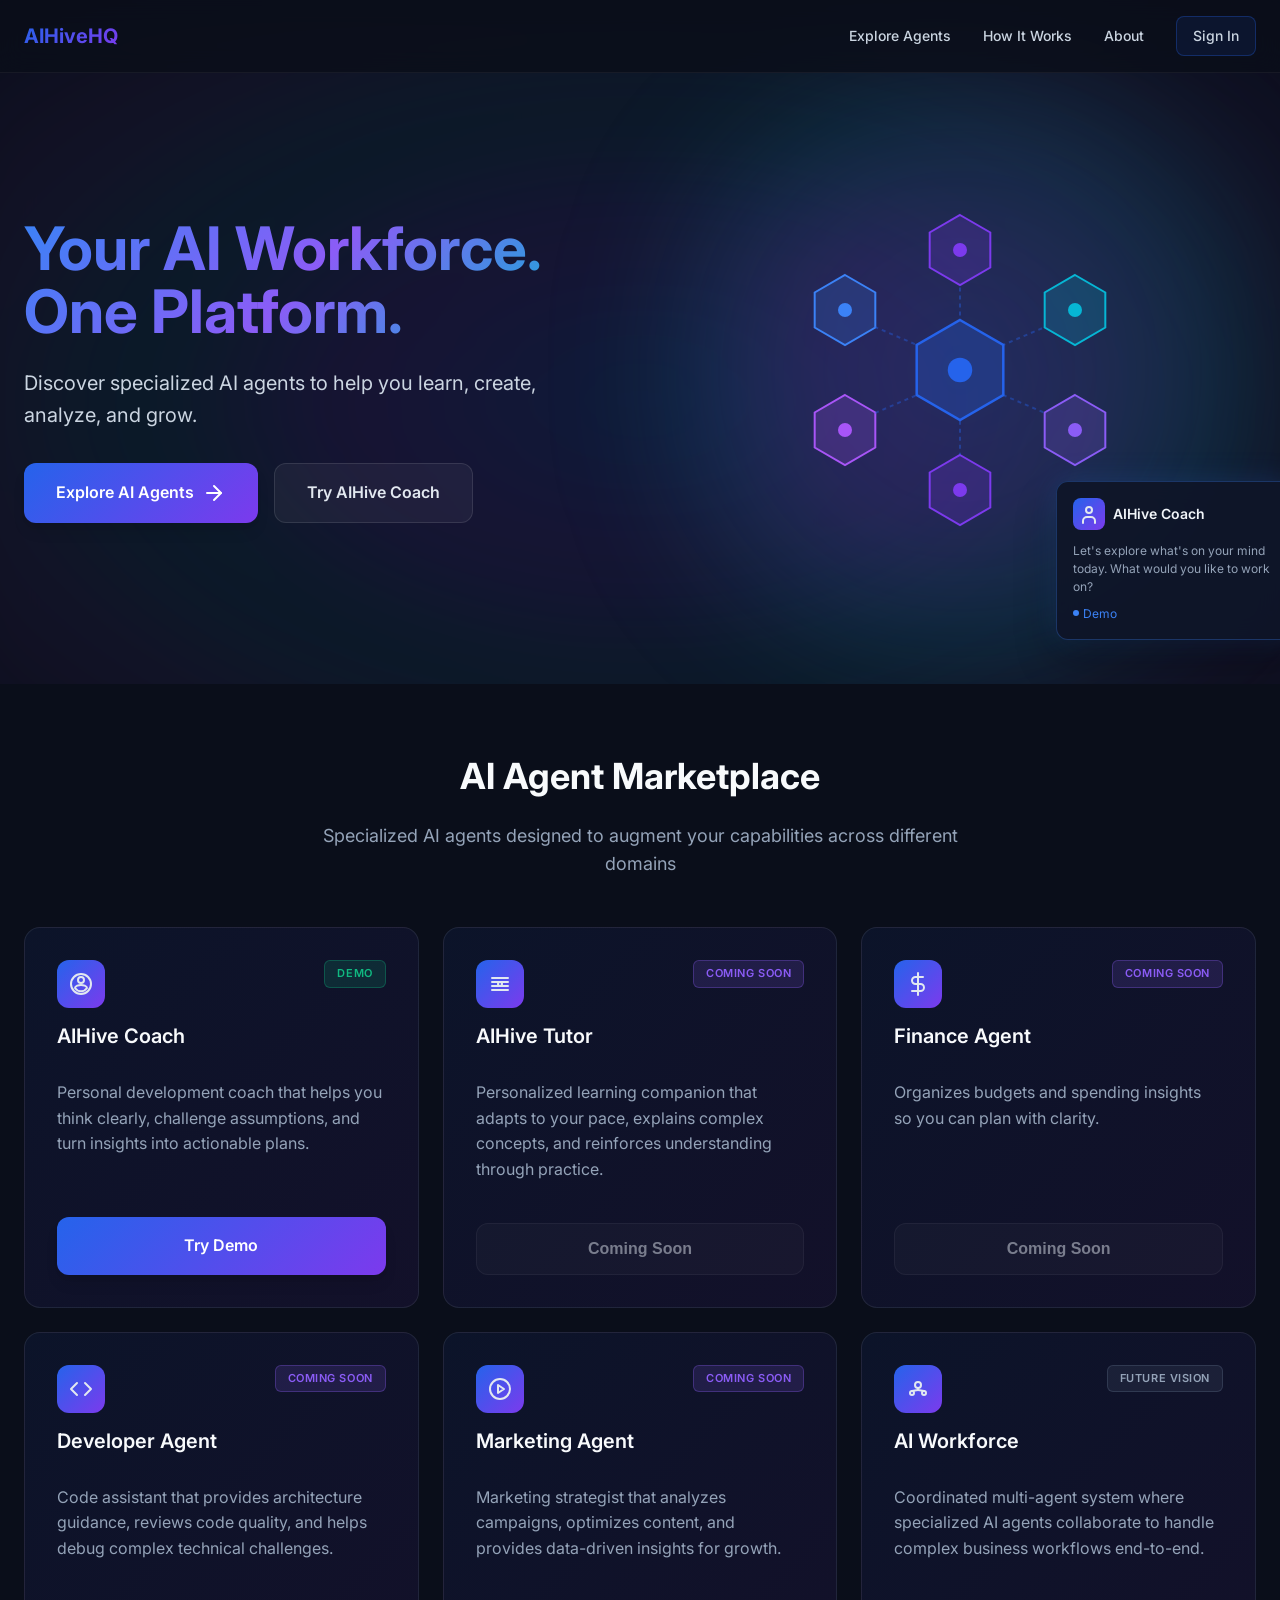
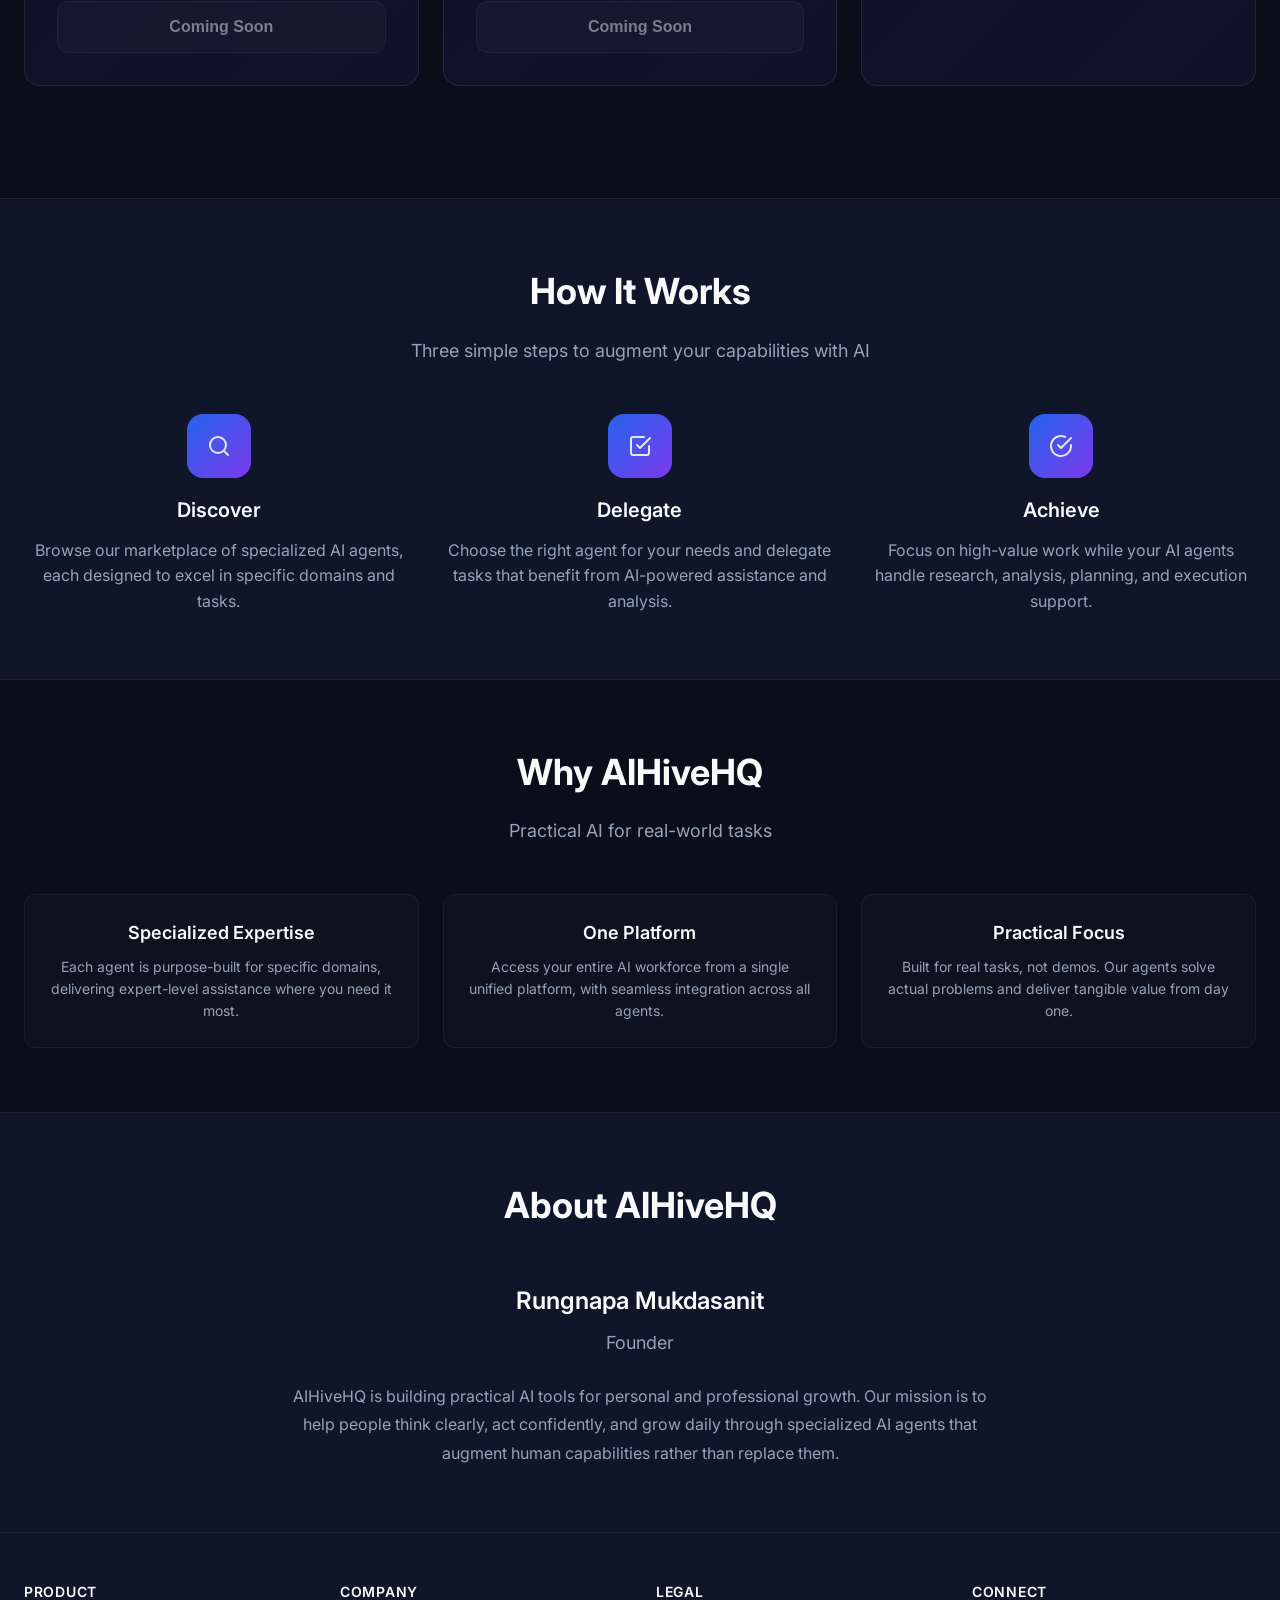
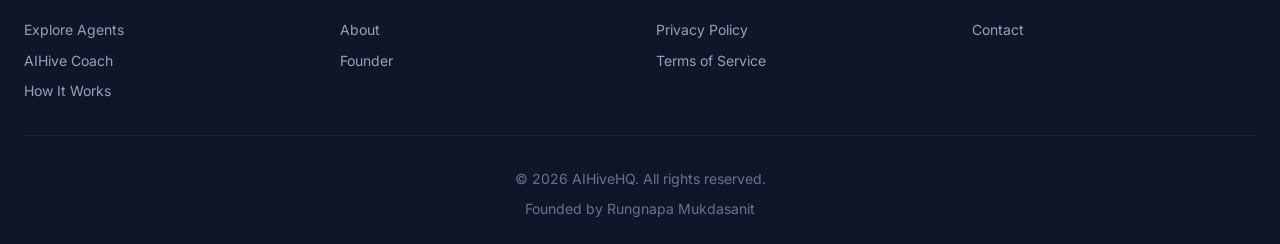
<file: design-proposal/index.html>
<!DOCTYPE html>
<html lang="en">
<head>
    <meta charset="UTF-8">
    <meta name="viewport" content="width=device-width, initial-scale=1.0">
    <title>AIHiveHQ - Your AI Workforce. One Platform.</title>
    <link rel="preconnect" href="https://fonts.googleapis.com">
    <link rel="preconnect" href="https://fonts.gstatic.com" crossorigin>
    <link href="https://fonts.googleapis.com/css2?family=Inter:wght@400;500;600;700&display=swap" rel="stylesheet">
    <style>
        :root {
            /* Color Tokens */
            --navy-950: #0a0e1a;
            --navy-900: #0f1629;
            --navy-800: #1a2238;
            --navy-700: #252f47;
            --charcoal-900: #0d1117;
            --charcoal-800: #161b22;
            --charcoal-700: #1f2937;
            
            --blue-500: #3b82f6;
            --blue-600: #2563eb;
            --violet-500: #8b5cf6;
            --violet-600: #7c3aed;
            
            --slate-50: #f8fafc;
            --slate-100: #f1f5f9;
            --slate-200: #e2e8f0;
            --slate-300: #cbd5e1;
            --slate-400: #94a3b8;
            --slate-500: #64748b;
            --slate-600: #475569;
            --slate-700: #334155;
            
            /* Gradients */
            --gradient-primary: linear-gradient(135deg, #2563eb 0%, #7c3aed 100%);
            --gradient-surface: linear-gradient(135deg, rgba(37, 99, 235, 0.08) 0%, rgba(124, 58, 237, 0.08) 100%);
            --gradient-hover: linear-gradient(135deg, #3b82f6 0%, #8b5cf6 100%);
            
            /* Spacing Scale */
            --space-1: 0.25rem;
            --space-2: 0.5rem;
            --space-3: 0.75rem;
            --space-4: 1rem;
            --space-5: 1.25rem;
            --space-6: 1.5rem;
            --space-8: 2rem;
            --space-10: 2.5rem;
            --space-12: 3rem;
            --space-16: 4rem;
            --space-20: 5rem;
            --space-24: 6rem;
            
            /* Type Scale */
            --text-xs: 0.75rem;
            --text-sm: 0.875rem;
            --text-base: 1rem;
            --text-lg: 1.125rem;
            --text-xl: 1.25rem;
            --text-2xl: 1.5rem;
            --text-3xl: 1.875rem;
            --text-4xl: 2.25rem;
            --text-5xl: 3rem;
            --text-6xl: 3.75rem;
            
            /* Radii */
            --radius-sm: 0.375rem;
            --radius-md: 0.5rem;
            --radius-lg: 0.75rem;
            --radius-xl: 1rem;
            --radius-2xl: 1.5rem;
            
            /* Shadows */
            --shadow-sm: 0 1px 2px 0 rgba(0, 0, 0, 0.05);
            --shadow-md: 0 4px 6px -1px rgba(0, 0, 0, 0.1), 0 2px 4px -1px rgba(0, 0, 0, 0.06);
            --shadow-lg: 0 10px 15px -3px rgba(0, 0, 0, 0.1), 0 4px 6px -2px rgba(0, 0, 0, 0.05);
            --shadow-xl: 0 20px 25px -5px rgba(0, 0, 0, 0.1), 0 10px 10px -5px rgba(0, 0, 0, 0.04);
            --shadow-glow: 0 0 20px rgba(37, 99, 235, 0.3);
        }
        
        * {
            margin: 0;
            padding: 0;
            box-sizing: border-box;
        }
        
        body {
            font-family: 'Inter', -apple-system, BlinkMacSystemFont, 'Segoe UI', Roboto, sans-serif;
            background: var(--navy-950);
            color: var(--slate-200);
            line-height: 1.6;
            -webkit-font-smoothing: antialiased;
            -moz-osx-font-smoothing: grayscale;
        }
        
        /* Navigation */
        nav {
            position: fixed;
            top: 0;
            left: 0;
            right: 0;
            z-index: 1000;
            background: rgba(10, 14, 26, 0.8);
            backdrop-filter: blur(12px);
            border-bottom: 1px solid rgba(255, 255, 255, 0.05);
        }
        
        .nav-container {
            max-width: 1440px;
            margin: 0 auto;
            padding: var(--space-4) var(--space-6);
            display: flex;
            align-items: center;
            justify-content: space-between;
        }
        
        .nav-logo {
            font-size: var(--text-xl);
            font-weight: 700;
            background: var(--gradient-primary);
            -webkit-background-clip: text;
            -webkit-text-fill-color: transparent;
            background-clip: text;
            text-decoration: none;
        }
        
        .nav-links {
            display: flex;
            gap: var(--space-8);
            align-items: center;
        }
        
        .nav-links a {
            color: var(--slate-300);
            text-decoration: none;
            font-size: var(--text-sm);
            font-weight: 500;
            transition: color 0.2s;
        }
        
        .nav-links a:hover {
            color: var(--slate-50);
        }
        
        .nav-cta {
            padding: var(--space-2) var(--space-4);
            background: rgba(37, 99, 235, 0.1);
            border: 1px solid rgba(37, 99, 235, 0.3);
            border-radius: var(--radius-md);
            color: var(--blue-500);
            transition: all 0.2s;
        }
        
        .nav-cta:hover {
            background: rgba(37, 99, 235, 0.2);
            border-color: rgba(37, 99, 235, 0.5);
            color: var(--blue-500);
        }
        
        .nav-hamburger {
            display: none;
            flex-direction: column;
            gap: var(--space-1);
            background: none;
            border: none;
            cursor: pointer;
            padding: var(--space-2);
        }
        
        .nav-hamburger span {
            width: 24px;
            height: 2px;
            background: var(--slate-300);
            border-radius: 2px;
            transition: all 0.3s;
        }
        
        .nav-mobile {
            display: none;
            flex-direction: column;
            gap: var(--space-4);
            padding: var(--space-6);
            background: var(--navy-900);
            border-top: 1px solid rgba(255, 255, 255, 0.05);
        }
        
        .nav-mobile.active {
            display: flex;
        }
        
        .nav-mobile a {
            color: var(--slate-300);
            text-decoration: none;
            font-size: var(--text-base);
            font-weight: 500;
            padding: var(--space-3) 0;
            transition: color 0.2s;
        }
        
        .nav-mobile a:hover {
            color: var(--slate-50);
        }
        
        /* Container */
        .container {
            max-width: 1440px;
            margin: 0 auto;
            padding: 0 var(--space-6);
        }
        
        /* Hero Section */
        .hero {
            padding-top: 120px;
            padding-bottom: var(--space-16);
            position: relative;
            overflow: hidden;
        }
        
        .hero::before {
            content: '';
            position: absolute;
            top: 0;
            left: 50%;
            transform: translateX(-50%);
            width: 1400px;
            height: 800px;
            background: radial-gradient(ellipse at center, rgba(37, 99, 235, 0.15) 0%, rgba(124, 58, 237, 0.12) 30%, rgba(6, 182, 212, 0.08) 50%, rgba(168, 85, 247, 0.06) 70%, transparent 100%);
            pointer-events: none;
            filter: blur(40px);
        }
        
        .hero-content {
            position: relative;
            z-index: 1;
            display: grid;
            grid-template-columns: 1fr 1fr;
            gap: var(--space-12);
            align-items: center;
            max-width: 1280px;
            margin: 0 auto;
        }
        
        .hero-text {
            max-width: 560px;
        }
        
        .hero-title {
            font-size: var(--text-6xl);
            font-weight: 700;
            line-height: 1.05;
            margin-bottom: var(--space-6);
            background: linear-gradient(135deg, #3b82f6 0%, #8b5cf6 50%, #06b6d4 100%);
            -webkit-background-clip: text;
            -webkit-text-fill-color: transparent;
            background-clip: text;
        }
        
        .hero-title-line {
            display: block;
        }
        
        .hero-subtitle {
            font-size: var(--text-xl);
            color: var(--slate-300);
            margin-bottom: var(--space-8);
            line-height: 1.6;
        }
        
        .hero-cta {
            display: flex;
            gap: var(--space-4);
            flex-wrap: wrap;
        }
        
        .btn {
            padding: var(--space-4) var(--space-8);
            border-radius: var(--radius-lg);
            font-size: var(--text-base);
            font-weight: 600;
            text-decoration: none;
            transition: all 0.2s;
            cursor: pointer;
            border: none;
            display: inline-flex;
            align-items: center;
            gap: var(--space-2);
        }
        
        .btn-primary {
            background: var(--gradient-primary);
            color: white;
            box-shadow: var(--shadow-lg);
        }
        
        .btn-primary:hover {
            background: var(--gradient-hover);
            transform: translateY(-2px);
            box-shadow: var(--shadow-xl), var(--shadow-glow);
        }
        
        .btn-secondary {
            background: rgba(255, 255, 255, 0.05);
            color: var(--slate-200);
            border: 1px solid rgba(255, 255, 255, 0.1);
        }
        
        .btn-secondary:hover {
            background: rgba(255, 255, 255, 0.1);
            border-color: rgba(255, 255, 255, 0.2);
        }
        
        /* Hero Visual */
        .hero-visual-container {
            position: relative;
            height: 500px;
            display: flex;
            align-items: center;
            justify-content: center;
        }
        
        .hero-visual-glow {
            position: absolute;
            top: 50%;
            left: 50%;
            transform: translate(-50%, -50%);
            width: 600px;
            height: 600px;
            background: radial-gradient(circle, rgba(59, 130, 246, 0.25) 0%, rgba(139, 92, 246, 0.2) 40%, rgba(6, 182, 212, 0.15) 60%, transparent 80%);
            filter: blur(60px);
            pointer-events: none;
        }
        
        .hexagon-network {
            position: relative;
            width: 100%;
            height: 100%;
            max-width: 550px;
        }
        
        .agent-preview-card {
            position: absolute;
            bottom: -20px;
            right: -40px;
            width: 240px;
            background: rgba(15, 22, 41, 0.95);
            border: 1px solid rgba(59, 130, 246, 0.3);
            border-radius: var(--radius-lg);
            padding: var(--space-4);
            box-shadow: 0 20px 40px rgba(0, 0, 0, 0.3), 0 0 30px rgba(59, 130, 246, 0.2);
            backdrop-filter: blur(12px);
        }
        
        .agent-preview-header {
            display: flex;
            align-items: center;
            gap: var(--space-2);
            margin-bottom: var(--space-3);
        }
        
        .agent-preview-icon {
            width: 32px;
            height: 32px;
            border-radius: var(--radius-md);
            background: var(--gradient-primary);
            display: flex;
            align-items: center;
            justify-content: center;
            flex-shrink: 0;
        }
        
        .agent-preview-name {
            font-size: var(--text-sm);
            font-weight: 600;
            color: var(--slate-100);
        }
        
        .agent-preview-message {
            font-size: var(--text-xs);
            color: var(--slate-400);
            line-height: 1.5;
            margin-bottom: var(--space-2);
        }
        
        .agent-preview-status {
            display: flex;
            align-items: center;
            gap: var(--space-1);
            font-size: var(--text-xs);
            color: var(--blue-500);
        }
        
        .agent-preview-pulse {
            width: 6px;
            height: 6px;
            background: var(--blue-500);
            border-radius: 50%;
            animation: pulse 2s infinite;
        }
        
        @keyframes pulse {
            0%, 100% { opacity: 1; }
            50% { opacity: 0.5; }
        }
        
        /* Agent Cards Section */
        .section {
            padding: var(--space-16) 0;
        }
        
        .section-header {
            text-align: center;
            margin-bottom: var(--space-12);
        }
        
        .section-title {
            font-size: var(--text-4xl);
            font-weight: 700;
            color: var(--slate-50);
            margin-bottom: var(--space-4);
        }
        
        .section-description {
            font-size: var(--text-lg);
            color: var(--slate-400);
            max-width: 700px;
            margin: 0 auto;
        }
        
        .agent-grid {
            display: grid;
            grid-template-columns: repeat(3, 1fr);
            gap: var(--space-6);
            margin-bottom: var(--space-12);
        }
        
        @media (max-width: 1024px) and (min-width: 769px) {
            .agent-grid {
                grid-template-columns: repeat(2, 1fr);
            }
        }
        
        .agent-card {
            background: var(--gradient-surface);
            border: 1px solid rgba(255, 255, 255, 0.08);
            border-radius: var(--radius-xl);
            padding: var(--space-8);
            transition: all 0.3s;
            display: flex;
            flex-direction: column;
            height: 100%;
        }
        
        .agent-card:hover {
            border-color: rgba(37, 99, 235, 0.3);
            transform: translateY(-4px);
            box-shadow: var(--shadow-xl);
        }
        
        .agent-card-header {
            display: flex;
            align-items: flex-start;
            justify-content: space-between;
            margin-bottom: var(--space-4);
        }
        
        .agent-icon {
            width: 48px;
            height: 48px;
            border-radius: var(--radius-lg);
            background: var(--gradient-primary);
            display: flex;
            align-items: center;
            justify-content: center;
            margin-bottom: var(--space-3);
        }
        
        .agent-title {
            font-size: var(--text-xl);
            font-weight: 600;
            color: var(--slate-50);
            margin-bottom: var(--space-3);
            white-space: nowrap;
        }
        
        .agent-description {
            font-size: var(--text-base);
            color: var(--slate-400);
            line-height: 1.6;
            margin-bottom: var(--space-6);
            flex-grow: 1;
        }
        
        .badge {
            padding: var(--space-1) var(--space-3);
            border-radius: var(--radius-sm);
            font-size: 0.6875rem;
            font-weight: 600;
            text-transform: uppercase;
            letter-spacing: 0.05em;
            white-space: nowrap;
            flex-shrink: 0;
        }
        
        .badge-demo {
            background: rgba(16, 185, 129, 0.15);
            color: #10b981;
            border: 1px solid rgba(16, 185, 129, 0.3);
        }
        
        .badge-soon {
            background: rgba(139, 92, 246, 0.15);
            color: #8b5cf6;
            border: 1px solid rgba(139, 92, 246, 0.3);
        }
        
        .badge-future {
            background: rgba(100, 116, 139, 0.15);
            color: var(--slate-400);
            border: 1px solid rgba(100, 116, 139, 0.3);
        }
        
        .agent-action {
            margin-top: var(--space-4);
        }
        
        .btn-agent {
            width: 100%;
            justify-content: center;
        }
        
        .btn-agent:disabled {
            opacity: 0.5;
            cursor: not-allowed;
            transform: none;
        }
        
        .btn-agent:disabled:hover {
            transform: none;
        }
        
        /* How It Works */
        .how-it-works {
            background: var(--navy-900);
            border-top: 1px solid rgba(255, 255, 255, 0.05);
            border-bottom: 1px solid rgba(255, 255, 255, 0.05);
        }
        
        .steps-grid {
            display: grid;
            grid-template-columns: repeat(auto-fit, minmax(280px, 1fr));
            gap: var(--space-8);
        }
        
        .step {
            text-align: center;
        }
        
        .step-icon {
            width: 64px;
            height: 64px;
            margin: 0 auto var(--space-4);
            background: var(--gradient-primary);
            border-radius: var(--radius-xl);
            display: flex;
            align-items: center;
            justify-content: center;
        }
        
        .step-title {
            font-size: var(--text-xl);
            font-weight: 600;
            color: var(--slate-50);
            margin-bottom: var(--space-3);
        }
        
        .step-description {
            font-size: var(--text-base);
            color: var(--slate-400);
            line-height: 1.6;
        }
        
        /* Why AIHiveHQ */
        .why-section {
            text-align: center;
        }
        
        .why-content {
            max-width: 800px;
            margin: 0 auto;
        }
        
        .why-list {
            display: grid;
            grid-template-columns: repeat(auto-fit, minmax(250px, 1fr));
            gap: var(--space-6);
            margin-top: var(--space-10);
        }
        
        .why-item {
            padding: var(--space-6);
            background: rgba(255, 255, 255, 0.02);
            border: 1px solid rgba(255, 255, 255, 0.05);
            border-radius: var(--radius-lg);
        }
        
        .why-item-title {
            font-size: var(--text-lg);
            font-weight: 600;
            color: var(--slate-50);
            margin-bottom: var(--space-2);
        }
        
        .why-item-description {
            font-size: var(--text-sm);
            color: var(--slate-400);
        }
        
        /* Founder Section */
        .founder-section {
            background: var(--navy-900);
            border-top: 1px solid rgba(255, 255, 255, 0.05);
        }
        
        .founder-content {
            max-width: 700px;
            margin: 0 auto;
            text-align: center;
        }
        
        .founder-name {
            font-size: var(--text-2xl);
            font-weight: 600;
            color: var(--slate-50);
            margin-bottom: var(--space-2);
        }
        
        .founder-title {
            font-size: var(--text-lg);
            color: var(--slate-400);
            margin-bottom: var(--space-6);
        }
        
        .founder-bio {
            font-size: var(--text-base);
            color: var(--slate-400);
            line-height: 1.8;
        }
        
        /* Footer */
        footer {
            background: var(--navy-900);
            border-top: 1px solid rgba(255, 255, 255, 0.05);
            padding: var(--space-12) 0 var(--space-6);
        }
        
        .footer-content {
            display: grid;
            grid-template-columns: repeat(auto-fit, minmax(200px, 1fr));
            gap: var(--space-8);
            margin-bottom: var(--space-8);
        }
        
        .footer-section h4 {
            font-size: var(--text-sm);
            font-weight: 600;
            color: var(--slate-50);
            text-transform: uppercase;
            letter-spacing: 0.05em;
            margin-bottom: var(--space-4);
        }
        
        .footer-links {
            display: flex;
            flex-direction: column;
            gap: var(--space-2);
        }
        
        .footer-links a {
            color: var(--slate-400);
            text-decoration: none;
            font-size: var(--text-sm);
            transition: color 0.2s;
        }
        
        .footer-links a:hover {
            color: var(--slate-200);
        }
        
        .footer-bottom {
            text-align: center;
            padding-top: var(--space-8);
            border-top: 1px solid rgba(255, 255, 255, 0.05);
            color: var(--slate-500);
            font-size: var(--text-sm);
        }
        
        /* Icon styles */
        .icon {
            width: 24px;
            height: 24px;
            stroke: currentColor;
            fill: none;
            stroke-width: 2;
            stroke-linecap: round;
            stroke-linejoin: round;
        }
        
        /* Mobile Responsiveness */
        @media (max-width: 768px) {
            .nav-links {
                display: none;
            }
            
            .nav-hamburger {
                display: flex;
            }
            
            .hero {
                padding-top: 100px;
                padding-bottom: var(--space-12);
            }
            
            .hero-content {
                grid-template-columns: 1fr;
                gap: var(--space-4);
            }
            
            .hero-text {
                max-width: 100%;
            }
            
            .hero-title {
                font-size: var(--text-4xl);
            }
            
            .hero-subtitle {
                font-size: var(--text-lg);
                margin-bottom: var(--space-6);
            }
            
            .hero-cta {
                flex-direction: column;
            }
            
            .hero-cta .btn {
                width: 100%;
                justify-content: center;
            }
            
            .hero-visual-container {
                height: 350px;
            }
            
            .hexagon-network {
                max-width: 100%;
            }
            
            .agent-preview-card {
                display: none;
            }
            
            .section {
                padding: var(--space-12) 0;
            }
            
            .section-header {
                margin-bottom: var(--space-8);
            }
            
            .section-title {
                font-size: var(--text-3xl);
            }
            
            .agent-grid {
                grid-template-columns: 1fr;
            }
            
            .steps-grid {
                grid-template-columns: 1fr;
            }
            
            .footer-content {
                grid-template-columns: 1fr;
            }
        }
        
        /* Focus styles for accessibility */
        a:focus, button:focus {
            outline: 2px solid var(--blue-500);
            outline-offset: 2px;
        }
    </style>
</head>
<body>
    <!-- Navigation -->
    <nav>
        <div class="nav-container">
            <a href="#" class="nav-logo" aria-label="AIHiveHQ Home">AIHiveHQ</a>
            
            <div class="nav-links">
                <a href="#agents">Explore Agents</a>
                <a href="#how-it-works">How It Works</a>
                <a href="#about">About</a>
                <a href="#" class="nav-cta" title="Coming soon" onclick="return false;">Sign In</a>
            </div>
            
            <button class="nav-hamburger" aria-label="Toggle navigation menu" onclick="toggleMobileNav()">
                <span></span>
                <span></span>
                <span></span>
            </button>
        </div>
        
        <div class="nav-mobile" id="mobileNav">
            <a href="#agents">Explore Agents</a>
            <a href="#how-it-works">How It Works</a>
            <a href="#about">About</a>
            <a href="#" class="nav-cta" style="text-align: center;" title="Coming soon" onclick="return false;">Sign In</a>
        </div>
    </nav>

    <!-- Hero Section -->
    <section class="hero">
        <div class="container">
            <div class="hero-content">
                <!-- Hero Text (Left) -->
                <div class="hero-text">
                    <h1 class="hero-title">
                        <span class="hero-title-line">Your AI Workforce.</span>
                        <span class="hero-title-line">One Platform.</span>
                    </h1>
                    <p class="hero-subtitle">Discover specialized AI agents to help you learn, create, analyze, and grow.</p>
                    
                    <div class="hero-cta">
                        <a href="#agents" class="btn btn-primary">
                            Explore AI Agents
                            <svg class="icon" viewBox="0 0 24 24">
                                <line x1="5" y1="12" x2="19" y2="12"></line>
                                <polyline points="12 5 19 12 12 19"></polyline>
                            </svg>
                        </a>
                        <a href="https://aihive-coach.onrender.com" class="btn btn-secondary">
                            Try AIHive Coach
                        </a>
                    </div>
                </div>
                
                <!-- Hero Visual (Right) -->
                <div class="hero-visual-container">
                    <div class="hero-visual-glow"></div>
                    <svg class="hexagon-network" viewBox="0 0 550 500" xmlns="http://www.w3.org/2000/svg">
                        <!-- Central hexagon (larger) -->
                        <g id="center-hex" transform="translate(275, 250)">
                            <path d="M 0,-50 L 43.3,-25 L 43.3,25 L 0,50 L -43.3,25 L -43.3,-25 Z" 
                                  fill="rgba(37, 99, 235, 0.25)" 
                                  stroke="#2563eb" 
                                  stroke-width="2.5"/>
                            <circle cx="0" cy="0" r="10" fill="#2563eb">
                                <animate attributeName="r" values="10;14;10" dur="2s" repeatCount="indefinite"/>
                            </circle>
                        </g>
                        
                        <!-- Surrounding hexagons with connections -->
                        <!-- Top -->
                        <g id="hex-top" transform="translate(275, 130)">
                            <path d="M 0,-35 L 30.31,-17.5 L 30.31,17.5 L 0,35 L -30.31,17.5 L -30.31,-17.5 Z" 
                                  fill="rgba(124, 58, 237, 0.2)" 
                                  stroke="#7c3aed" 
                                  stroke-width="2"/>
                            <circle cx="0" cy="0" r="7" fill="#7c3aed"/>
                        </g>
                        <line x1="275" y1="200" x2="275" y2="165" stroke="rgba(37, 99, 235, 0.4)" stroke-width="2" stroke-dasharray="4,4">
                            <animate attributeName="stroke-dashoffset" values="0;8" dur="1s" repeatCount="indefinite"/>
                        </line>
                        
                        <!-- Top Right -->
                        <g id="hex-tr" transform="translate(390, 190)">
                            <path d="M 0,-35 L 30.31,-17.5 L 30.31,17.5 L 0,35 L -30.31,17.5 L -30.31,-17.5 Z" 
                                  fill="rgba(6, 182, 212, 0.2)" 
                                  stroke="#06b6d4" 
                                  stroke-width="2"/>
                            <circle cx="0" cy="0" r="7" fill="#06b6d4"/>
                        </g>
                        <line x1="318" y1="225" x2="360" y2="207" stroke="rgba(37, 99, 235, 0.4)" stroke-width="2" stroke-dasharray="4,4">
                            <animate attributeName="stroke-dashoffset" values="0;8" dur="1.2s" repeatCount="indefinite"/>
                        </line>
                        
                        <!-- Bottom Right -->
                        <g id="hex-br" transform="translate(390, 310)">
                            <path d="M 0,-35 L 30.31,-17.5 L 30.31,17.5 L 0,35 L -30.31,17.5 L -30.31,-17.5 Z" 
                                  fill="rgba(139, 92, 246, 0.2)" 
                                  stroke="#8b5cf6" 
                                  stroke-width="2"/>
                            <circle cx="0" cy="0" r="7" fill="#8b5cf6"/>
                        </g>
                        <line x1="318" y1="275" x2="360" y2="293" stroke="rgba(37, 99, 235, 0.4)" stroke-width="2" stroke-dasharray="4,4">
                            <animate attributeName="stroke-dashoffset" values="0;8" dur="1.4s" repeatCount="indefinite"/>
                        </line>
                        
                        <!-- Bottom -->
                        <g id="hex-bottom" transform="translate(275, 370)">
                            <path d="M 0,-35 L 30.31,-17.5 L 30.31,17.5 L 0,35 L -30.31,17.5 L -30.31,-17.5 Z" 
                                  fill="rgba(124, 58, 237, 0.2)" 
                                  stroke="#7c3aed" 
                                  stroke-width="2"/>
                            <circle cx="0" cy="0" r="7" fill="#7c3aed"/>
                        </g>
                        <line x1="275" y1="300" x2="275" y2="335" stroke="rgba(37, 99, 235, 0.4)" stroke-width="2" stroke-dasharray="4,4">
                            <animate attributeName="stroke-dashoffset" values="0;8" dur="1.6s" repeatCount="indefinite"/>
                        </line>
                        
                        <!-- Bottom Left -->
                        <g id="hex-bl" transform="translate(160, 310)">
                            <path d="M 0,-35 L 30.31,-17.5 L 30.31,17.5 L 0,35 L -30.31,17.5 L -30.31,-17.5 Z" 
                                  fill="rgba(168, 85, 247, 0.2)" 
                                  stroke="#a855f7" 
                                  stroke-width="2"/>
                            <circle cx="0" cy="0" r="7" fill="#a855f7"/>
                        </g>
                        <line x1="232" y1="275" x2="190" y2="293" stroke="rgba(37, 99, 235, 0.4)" stroke-width="2" stroke-dasharray="4,4">
                            <animate attributeName="stroke-dashoffset" values="0;8" dur="1.8s" repeatCount="indefinite"/>
                        </line>
                        
                        <!-- Top Left -->
                        <g id="hex-tl" transform="translate(160, 190)">
                            <path d="M 0,-35 L 30.31,-17.5 L 30.31,17.5 L 0,35 L -30.31,17.5 L -30.31,-17.5 Z" 
                                  fill="rgba(59, 130, 246, 0.2)" 
                                  stroke="#3b82f6" 
                                  stroke-width="2"/>
                            <circle cx="0" cy="0" r="7" fill="#3b82f6"/>
                        </g>
                        <line x1="232" y1="225" x2="190" y2="207" stroke="rgba(37, 99, 235, 0.4)" stroke-width="2" stroke-dasharray="4,4">
                            <animate attributeName="stroke-dashoffset" values="0;8" dur="2s" repeatCount="indefinite"/>
                        </line>
                    </svg>
                    
                    <!-- Decorative Agent Preview Card -->
                    <div class="agent-preview-card">
                        <div class="agent-preview-header">
                            <div class="agent-preview-icon">
                                <svg class="icon" viewBox="0 0 24 24" stroke="white" stroke-width="2">
                                    <circle cx="12" cy="8" r="3"></circle>
                                    <path d="M6 21v-2a4 4 0 0 1 4-4h4a4 4 0 0 1 4 4v2"></path>
                                </svg>
                            </div>
                            <span class="agent-preview-name">AIHive Coach</span>
                        </div>
                        <p class="agent-preview-message">Let's explore what's on your mind today. What would you like to work on?</p>
                        <div class="agent-preview-status">
                            <span class="agent-preview-pulse"></span>
                            <span>Demo</span>
                        </div>
                    </div>
                </div>
            </div>
        </div>
    </section>

    <!-- Agent Cards Section -->
    <section class="section" id="agents">
        <div class="container">
            <div class="section-header">
                <h2 class="section-title">AI Agent Marketplace</h2>
                <p class="section-description">Specialized AI agents designed to augment your capabilities across different domains</p>
            </div>
            
            <div class="agent-grid">
                <!-- AIHive Coach -->
                <div class="agent-card">
                    <div class="agent-card-header">
                        <div>
                            <div class="agent-icon">
                                <svg class="icon" viewBox="0 0 24 24" stroke="white">
                                    <path d="M12 2C6.48 2 2 6.48 2 12s4.48 10 10 10 10-4.48 10-10S17.52 2 12 2zm0 3c1.66 0 3 1.34 3 3s-1.34 3-3 3-3-1.34-3-3 1.34-3 3-3zm0 14.2c-2.5 0-4.71-1.28-6-3.22.03-1.99 4-3.08 6-3.08 1.99 0 5.97 1.09 6 3.08-1.29 1.94-3.5 3.22-6 3.22z"/>
                                </svg>
                            </div>
                            <h3 class="agent-title">AIHive Coach</h3>
                        </div>
                        <span class="badge badge-demo">Demo</span>
                    </div>
                    <p class="agent-description">Personal development coach that helps you think clearly, challenge assumptions, and turn insights into actionable plans.</p>
                    <div class="agent-action">
                        <a href="https://aihive-coach.onrender.com" class="btn btn-primary btn-agent">Try Demo</a>
                    </div>
                </div>
                
                <!-- AIHive Tutor -->
                <div class="agent-card">
                    <div class="agent-card-header">
                        <div>
                            <div class="agent-icon">
                                <svg class="icon" viewBox="0 0 24 24" stroke="white">
                                    <path d="M4 6h16M4 10h16M4 14h16M4 18h16"/>
                                    <circle cx="12" cy="12" r="2"/>
                                </svg>
                            </div>
                            <h3 class="agent-title">AIHive Tutor</h3>
                        </div>
                        <span class="badge badge-soon">Coming Soon</span>
                    </div>
                    <p class="agent-description">Personalized learning companion that adapts to your pace, explains complex concepts, and reinforces understanding through practice.</p>
                    <div class="agent-action">
                        <button class="btn btn-secondary btn-agent" disabled>Coming Soon</button>
                    </div>
                </div>
                
                <!-- Finance Agent -->
                <div class="agent-card">
                    <div class="agent-card-header">
                        <div>
                            <div class="agent-icon">
                                <svg class="icon" viewBox="0 0 24 24" stroke="white">
                                    <line x1="12" y1="1" x2="12" y2="23"></line>
                                    <path d="M17 5H9.5a3.5 3.5 0 0 0 0 7h5a3.5 3.5 0 0 1 0 7H6"></path>
                                </svg>
                            </div>
                            <h3 class="agent-title">Finance Agent</h3>
                        </div>
                        <span class="badge badge-soon">Coming Soon</span>
                    </div>
                    <p class="agent-description">Organizes budgets and spending insights so you can plan with clarity.</p>
                    <div class="agent-action">
                        <button class="btn btn-secondary btn-agent" disabled>Coming Soon</button>
                    </div>
                </div>
                
                <!-- Developer Agent -->
                <div class="agent-card">
                    <div class="agent-card-header">
                        <div>
                            <div class="agent-icon">
                                <svg class="icon" viewBox="0 0 24 24" stroke="white">
                                    <polyline points="16 18 22 12 16 6"></polyline>
                                    <polyline points="8 6 2 12 8 18"></polyline>
                                </svg>
                            </div>
                            <h3 class="agent-title">Developer Agent</h3>
                        </div>
                        <span class="badge badge-soon">Coming Soon</span>
                    </div>
                    <p class="agent-description">Code assistant that provides architecture guidance, reviews code quality, and helps debug complex technical challenges.</p>
                    <div class="agent-action">
                        <button class="btn btn-secondary btn-agent" disabled>Coming Soon</button>
                    </div>
                </div>
                
                <!-- Marketing Agent -->
                <div class="agent-card">
                    <div class="agent-card-header">
                        <div>
                            <div class="agent-icon">
                                <svg class="icon" viewBox="0 0 24 24" stroke="white">
                                    <circle cx="12" cy="12" r="10"></circle>
                                    <polygon points="10 8 16 12 10 16 10 8"></polygon>
                                </svg>
                            </div>
                            <h3 class="agent-title">Marketing Agent</h3>
                        </div>
                        <span class="badge badge-soon">Coming Soon</span>
                    </div>
                    <p class="agent-description">Marketing strategist that analyzes campaigns, optimizes content, and provides data-driven insights for growth.</p>
                    <div class="agent-action">
                        <button class="btn btn-secondary btn-agent" disabled>Coming Soon</button>
                    </div>
                </div>
                
                <!-- AI Workforce -->
                <div class="agent-card">
                    <div class="agent-card-header">
                        <div>
                            <div class="agent-icon">
                                <svg class="icon" viewBox="0 0 24 24" stroke="white">
                                    <circle cx="12" cy="8" r="3"></circle>
                                    <circle cx="6" cy="16" r="2"></circle>
                                    <circle cx="18" cy="16" r="2"></circle>
                                    <line x1="12" y1="11" x2="12" y2="13"></line>
                                    <line x1="12" y1="13" x2="6" y2="14"></line>
                                    <line x1="12" y1="13" x2="18" y2="14"></line>
                                </svg>
                            </div>
                            <h3 class="agent-title">AI Workforce</h3>
                        </div>
                        <span class="badge badge-future">Future Vision</span>
                    </div>
                    <p class="agent-description">Coordinated multi-agent system where specialized AI agents collaborate to handle complex business workflows end-to-end.</p>
                </div>
            </div>
        </div>
    </section>

    <!-- How It Works -->
    <section class="section how-it-works" id="how-it-works">
        <div class="container">
            <div class="section-header">
                <h2 class="section-title">How It Works</h2>
                <p class="section-description">Three simple steps to augment your capabilities with AI</p>
            </div>
            
            <div class="steps-grid">
                <div class="step">
                    <div class="step-icon">
                        <svg class="icon" viewBox="0 0 24 24" stroke="white" stroke-width="2.5">
                            <circle cx="11" cy="11" r="8"></circle>
                            <line x1="21" y1="21" x2="16.65" y2="16.65"></line>
                        </svg>
                    </div>
                    <h3 class="step-title">Discover</h3>
                    <p class="step-description">Browse our marketplace of specialized AI agents, each designed to excel in specific domains and tasks.</p>
                </div>
                
                <div class="step">
                    <div class="step-icon">
                        <svg class="icon" viewBox="0 0 24 24" stroke="white" stroke-width="2.5">
                            <polyline points="9 11 12 14 22 4"></polyline>
                            <path d="M21 12v7a2 2 0 0 1-2 2H5a2 2 0 0 1-2-2V5a2 2 0 0 1 2-2h11"></path>
                        </svg>
                    </div>
                    <h3 class="step-title">Delegate</h3>
                    <p class="step-description">Choose the right agent for your needs and delegate tasks that benefit from AI-powered assistance and analysis.</p>
                </div>
                
                <div class="step">
                    <div class="step-icon">
                        <svg class="icon" viewBox="0 0 24 24" stroke="white" stroke-width="2.5">
                            <path d="M22 11.08V12a10 10 0 1 1-5.93-9.14"></path>
                            <polyline points="22 4 12 14.01 9 11.01"></polyline>
                        </svg>
                    </div>
                    <h3 class="step-title">Achieve</h3>
                    <p class="step-description">Focus on high-value work while your AI agents handle research, analysis, planning, and execution support.</p>
                </div>
            </div>
        </div>
    </section>

    <!-- Why AIHiveHQ -->
    <section class="section why-section">
        <div class="container">
            <div class="section-header">
                <h2 class="section-title">Why AIHiveHQ</h2>
                <p class="section-description">Practical AI for real-world tasks</p>
            </div>
            
            <div class="why-list">
                <div class="why-item">
                    <h3 class="why-item-title">Specialized Expertise</h3>
                    <p class="why-item-description">Each agent is purpose-built for specific domains, delivering expert-level assistance where you need it most.</p>
                </div>
                
                <div class="why-item">
                    <h3 class="why-item-title">One Platform</h3>
                    <p class="why-item-description">Access your entire AI workforce from a single unified platform, with seamless integration across all agents.</p>
                </div>
                
                <div class="why-item">
                    <h3 class="why-item-title">Practical Focus</h3>
                    <p class="why-item-description">Built for real tasks, not demos. Our agents solve actual problems and deliver tangible value from day one.</p>
                </div>
            </div>
        </div>
    </section>

    <!-- Founder Section -->
    <section class="section founder-section" id="about">
        <div class="container">
            <div class="section-header">
                <h2 class="section-title">About AIHiveHQ</h2>
            </div>
            
            <div class="founder-content">
                <h3 class="founder-name">Rungnapa Mukdasanit</h3>
                <p class="founder-title">Founder</p>
                <p class="founder-bio">
                    AIHiveHQ is building practical AI tools for personal and professional growth. 
                    Our mission is to help people think clearly, act confidently, and grow daily through 
                    specialized AI agents that augment human capabilities rather than replace them.
                </p>
            </div>
        </div>
    </section>

    <!-- Footer -->
    <footer>
        <div class="container">
            <div class="footer-content">
                <div class="footer-section">
                    <h4>Product</h4>
                    <div class="footer-links">
                        <a href="#agents">Explore Agents</a>
                        <a href="https://aihive-coach.onrender.com">AIHive Coach</a>
                        <a href="#how-it-works">How It Works</a>
                    </div>
                </div>
                
                <div class="footer-section">
                    <h4>Company</h4>
                    <div class="footer-links">
                        <a href="#about">About</a>
                        <a href="#about">Founder</a>
                    </div>
                </div>
                
                <div class="footer-section">
                    <h4>Legal</h4>
                    <div class="footer-links">
                        <a href="#">Privacy Policy</a>
                        <a href="#">Terms of Service</a>
                    </div>
                </div>
                
                <div class="footer-section">
                    <h4>Connect</h4>
                    <div class="footer-links">
                        <a href="#">Contact</a>
                    </div>
                </div>
            </div>
            
            <div class="footer-bottom">
                <p>&copy; 2026 AIHiveHQ. All rights reserved.</p>
                <p style="margin-top: 0.5rem;">Founded by Rungnapa Mukdasanit</p>
            </div>
        </div>
    </footer>

    <script>
        // Mobile navigation toggle
        function toggleMobileNav() {
            const mobileNav = document.getElementById('mobileNav');
            mobileNav.classList.toggle('active');
        }
        
        // Close mobile nav when clicking a link
        document.querySelectorAll('.nav-mobile a').forEach(link => {
            link.addEventListener('click', () => {
                document.getElementById('mobileNav').classList.remove('active');
            });
        });
        
        // Smooth scroll for anchor links
        document.querySelectorAll('a[href^="#"]').forEach(anchor => {
            anchor.addEventListener('click', function (e) {
                e.preventDefault();
                const target = document.querySelector(this.getAttribute('href'));
                if (target) {
                    target.scrollIntoView({
                        behavior: 'smooth',
                        block: 'start'
                    });
                }
            });
        });
    </script>
</body>
</html>
</file>
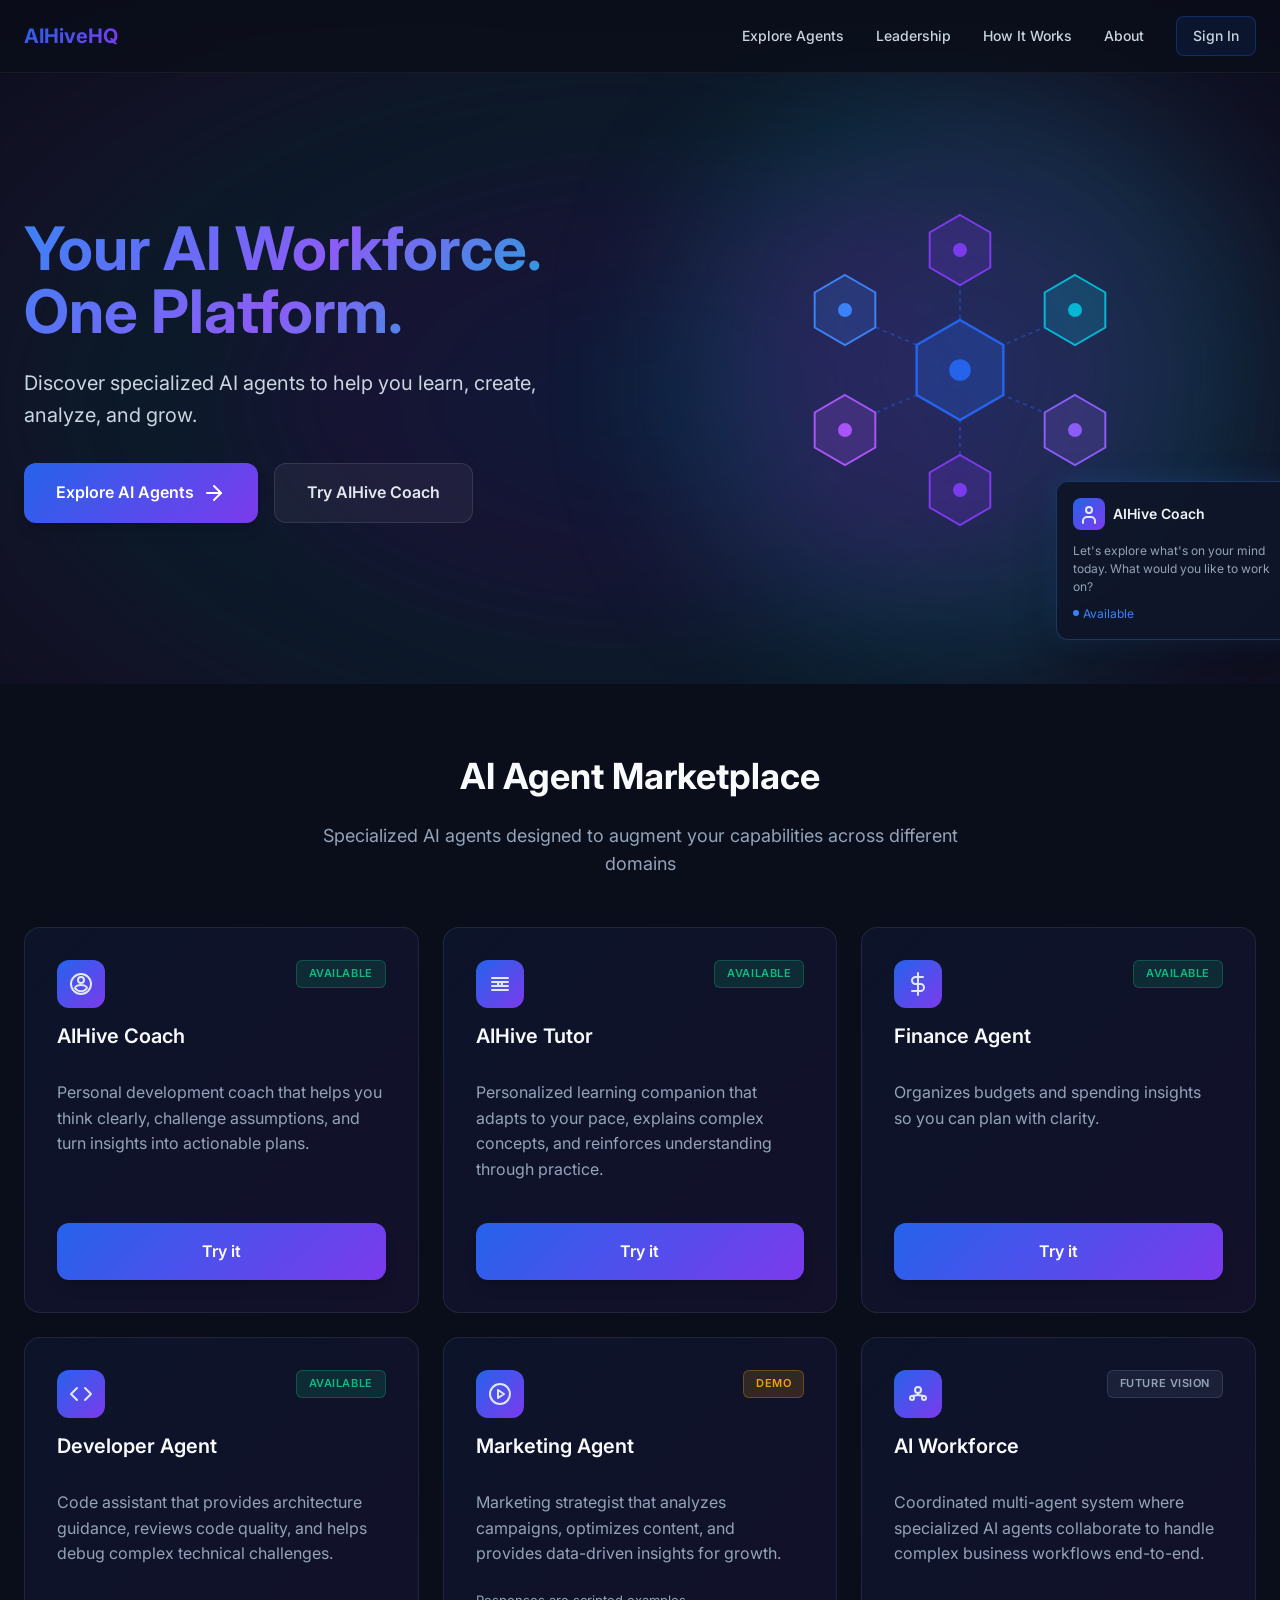
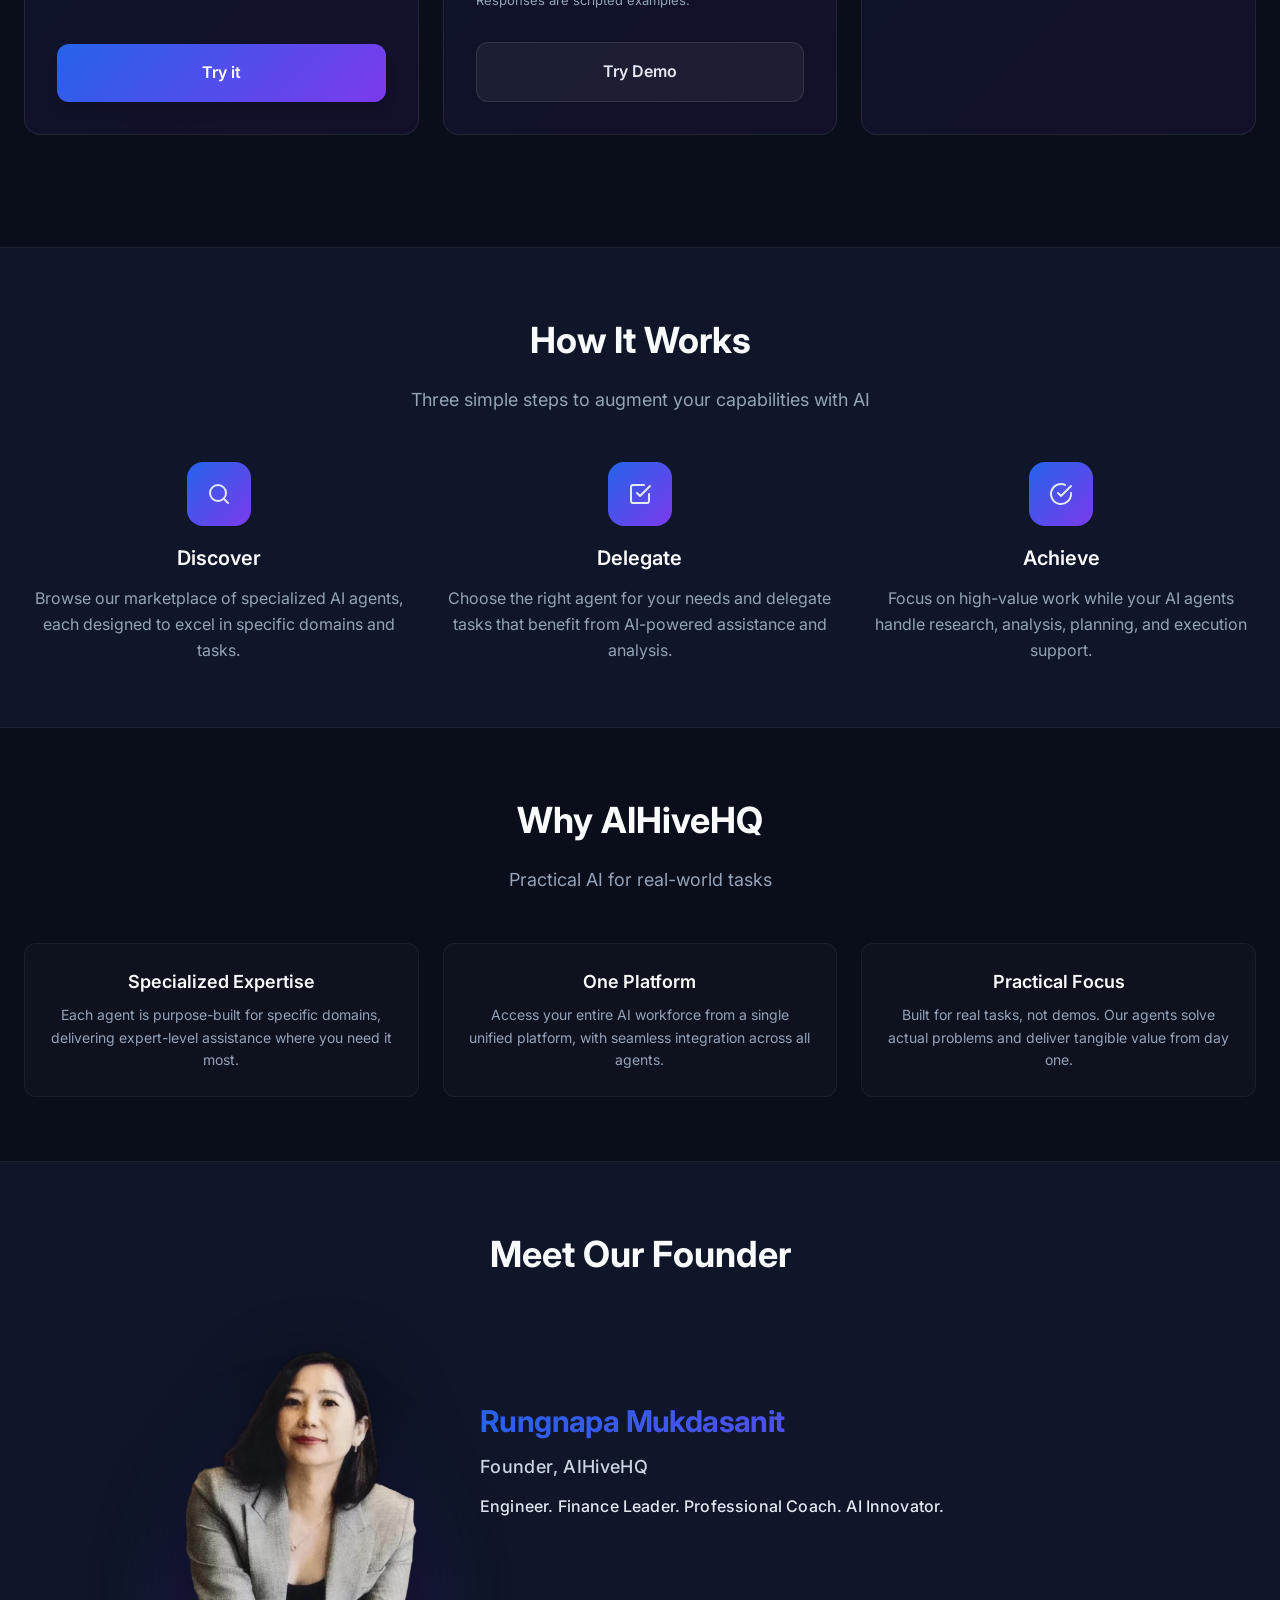
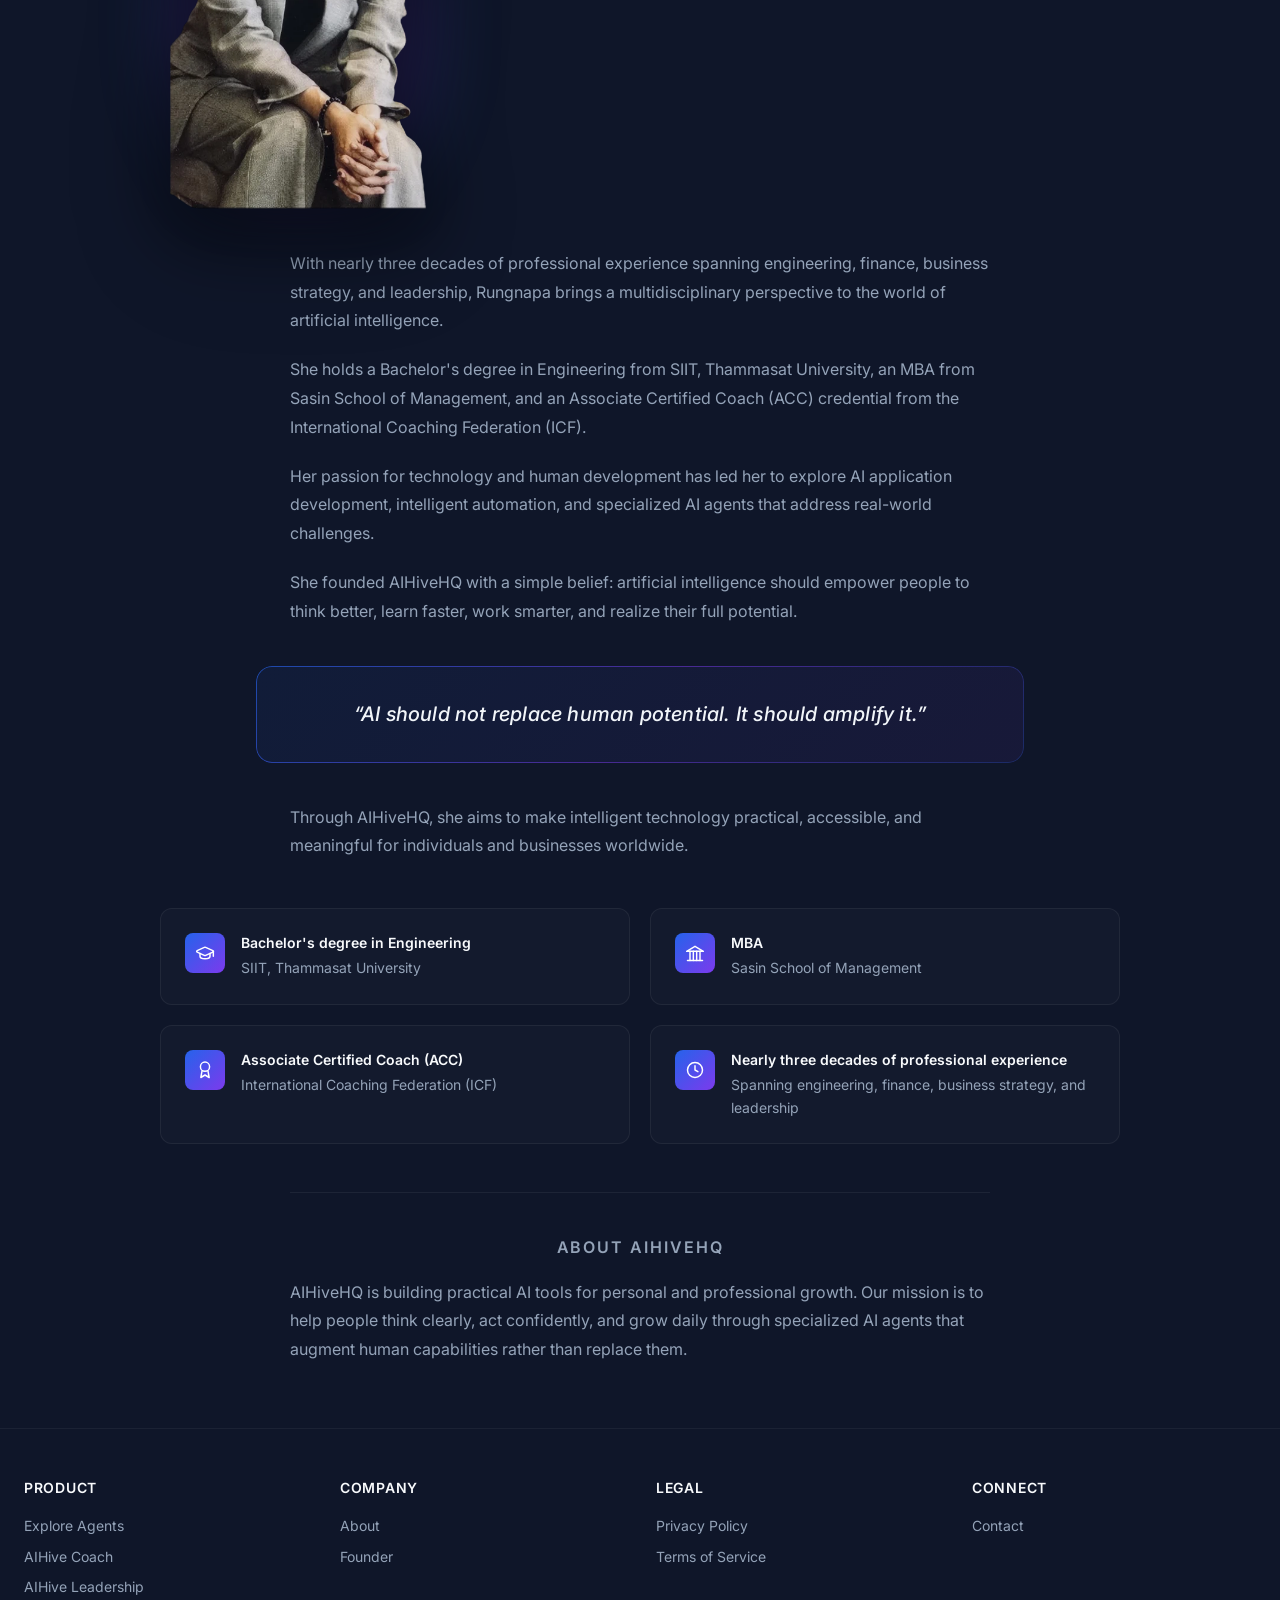
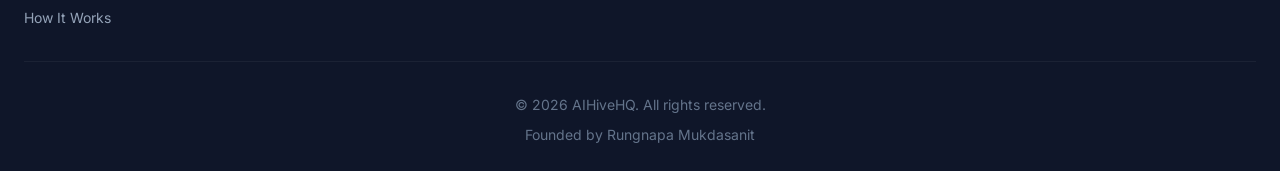
<file: site/index.html>
<!DOCTYPE html>
<html lang="en">
<head>
    <meta charset="UTF-8">
    <meta name="viewport" content="width=device-width, initial-scale=1.0">
    <meta name="description" content="Discover specialized AI agents to help you learn, create, analyze, and grow. Your AI Workforce on One Platform.">
    <meta name="keywords" content="AI agents, AI workforce, AIHive Coach, artificial intelligence, productivity, automation">
    <meta name="author" content="AIHiveHQ">
    
    <!-- Open Graph / Social Media -->
    <meta property="og:type" content="website">
    <meta property="og:url" content="https://aihivehq.onrender.com/">
    <meta property="og:title" content="AIHiveHQ - Your AI Workforce. One Platform.">
    <meta property="og:description" content="Discover specialized AI agents to help you learn, create, analyze, and grow.">
    <meta property="og:image" content="https://aihivehq.onrender.com/assets/img/og-image.png">
    
    <!-- Twitter Card -->
    <meta name="twitter:card" content="summary_large_image">
    <meta name="twitter:url" content="https://aihivehq.onrender.com/">
    <meta name="twitter:title" content="AIHiveHQ - Your AI Workforce. One Platform.">
    <meta name="twitter:description" content="Discover specialized AI agents to help you learn, create, analyze, and grow.">
    <meta name="twitter:image" content="https://aihivehq.onrender.com/assets/img/og-image.png">
    
    <title>AIHiveHQ - Your AI Workforce. One Platform.</title>
    
    <!-- Favicon -->
    <link rel="icon" type="image/svg+xml" href="/favicon.svg">
    <link rel="alternate icon" href="/favicon.ico">
    
    <link rel="preconnect" href="https://fonts.googleapis.com">
    <link rel="preconnect" href="https://fonts.gstatic.com" crossorigin>
    <link href="https://fonts.googleapis.com/css2?family=Inter:wght@400;500;600;700&display=swap" rel="stylesheet">
    <style>
        :root {
            /* Color Tokens */
            --navy-950: #0a0e1a;
            --navy-900: #0f1629;
            --navy-800: #1a2238;
            --navy-700: #252f47;
            --charcoal-900: #0d1117;
            --charcoal-800: #161b22;
            --charcoal-700: #1f2937;
            
            --blue-500: #3b82f6;
            --blue-600: #2563eb;
            --violet-500: #8b5cf6;
            --violet-600: #7c3aed;
            
            --slate-50: #f8fafc;
            --slate-100: #f1f5f9;
            --slate-200: #e2e8f0;
            --slate-300: #cbd5e1;
            --slate-400: #94a3b8;
            --slate-500: #64748b;
            --slate-600: #475569;
            --slate-700: #334155;
            
            /* Gradients */
            --gradient-primary: linear-gradient(135deg, #2563eb 0%, #7c3aed 100%);
            --gradient-surface: linear-gradient(135deg, rgba(37, 99, 235, 0.08) 0%, rgba(124, 58, 237, 0.08) 100%);
            --gradient-hover: linear-gradient(135deg, #3b82f6 0%, #8b5cf6 100%);
            
            /* Spacing Scale */
            --space-1: 0.25rem;
            --space-2: 0.5rem;
            --space-3: 0.75rem;
            --space-4: 1rem;
            --space-5: 1.25rem;
            --space-6: 1.5rem;
            --space-8: 2rem;
            --space-10: 2.5rem;
            --space-12: 3rem;
            --space-16: 4rem;
            --space-20: 5rem;
            --space-24: 6rem;
            
            /* Type Scale */
            --text-xs: 0.75rem;
            --text-sm: 0.875rem;
            --text-base: 1rem;
            --text-lg: 1.125rem;
            --text-xl: 1.25rem;
            --text-2xl: 1.5rem;
            --text-3xl: 1.875rem;
            --text-4xl: 2.25rem;
            --text-5xl: 3rem;
            --text-6xl: 3.75rem;
            
            /* Radii */
            --radius-sm: 0.375rem;
            --radius-md: 0.5rem;
            --radius-lg: 0.75rem;
            --radius-xl: 1rem;
            --radius-2xl: 1.5rem;
            
            /* Shadows */
            --shadow-sm: 0 1px 2px 0 rgba(0, 0, 0, 0.05);
            --shadow-md: 0 4px 6px -1px rgba(0, 0, 0, 0.1), 0 2px 4px -1px rgba(0, 0, 0, 0.06);
            --shadow-lg: 0 10px 15px -3px rgba(0, 0, 0, 0.1), 0 4px 6px -2px rgba(0, 0, 0, 0.05);
            --shadow-xl: 0 20px 25px -5px rgba(0, 0, 0, 0.1), 0 10px 10px -5px rgba(0, 0, 0, 0.04);
            --shadow-glow: 0 0 20px rgba(37, 99, 235, 0.3);
        }
        
        * {
            margin: 0;
            padding: 0;
            box-sizing: border-box;
        }
        
        body {
            font-family: 'Inter', -apple-system, BlinkMacSystemFont, 'Segoe UI', Roboto, sans-serif;
            background: var(--navy-950);
            color: var(--slate-200);
            line-height: 1.6;
            -webkit-font-smoothing: antialiased;
            -moz-osx-font-smoothing: grayscale;
        }
        
        /* Navigation */
        nav {
            position: fixed;
            top: 0;
            left: 0;
            right: 0;
            z-index: 1000;
            background: rgba(10, 14, 26, 0.8);
            backdrop-filter: blur(12px);
            border-bottom: 1px solid rgba(255, 255, 255, 0.05);
        }
        
        .nav-container {
            max-width: 1440px;
            margin: 0 auto;
            padding: var(--space-4) var(--space-6);
            display: flex;
            align-items: center;
            justify-content: space-between;
        }
        
        .nav-logo {
            font-size: var(--text-xl);
            font-weight: 700;
            background: var(--gradient-primary);
            -webkit-background-clip: text;
            -webkit-text-fill-color: transparent;
            background-clip: text;
            text-decoration: none;
        }
        
        .nav-links {
            display: flex;
            gap: var(--space-8);
            align-items: center;
        }
        
        .nav-links a {
            color: var(--slate-300);
            text-decoration: none;
            font-size: var(--text-sm);
            font-weight: 500;
            transition: color 0.2s;
        }
        
        .nav-links a:hover {
            color: var(--slate-50);
        }
        
        .nav-cta {
            padding: var(--space-2) var(--space-4);
            background: rgba(37, 99, 235, 0.1);
            border: 1px solid rgba(37, 99, 235, 0.3);
            border-radius: var(--radius-md);
            color: var(--blue-500);
            transition: all 0.2s;
        }
        
        .nav-cta:hover {
            background: rgba(37, 99, 235, 0.2);
            border-color: rgba(37, 99, 235, 0.5);
            color: var(--blue-500);
        }
        
        .nav-hamburger {
            display: none;
            flex-direction: column;
            gap: var(--space-1);
            background: none;
            border: none;
            cursor: pointer;
            padding: var(--space-2);
        }
        
        .nav-hamburger span {
            width: 24px;
            height: 2px;
            background: var(--slate-300);
            border-radius: 2px;
            transition: all 0.3s;
        }
        
        .nav-mobile {
            display: none;
            flex-direction: column;
            gap: var(--space-4);
            padding: var(--space-6);
            background: var(--navy-900);
            border-top: 1px solid rgba(255, 255, 255, 0.05);
        }
        
        .nav-mobile.active {
            display: flex;
        }
        
        .nav-mobile a {
            color: var(--slate-300);
            text-decoration: none;
            font-size: var(--text-base);
            font-weight: 500;
            padding: var(--space-3) 0;
            transition: color 0.2s;
        }
        
        .nav-mobile a:hover {
            color: var(--slate-50);
        }
        
        /* Container */
        .container {
            max-width: 1440px;
            margin: 0 auto;
            padding: 0 var(--space-6);
        }
        
        /* Hero Section */
        .hero {
            padding-top: 120px;
            padding-bottom: var(--space-16);
            position: relative;
            overflow: hidden;
        }
        
        .hero::before {
            content: '';
            position: absolute;
            top: 0;
            left: 50%;
            transform: translateX(-50%);
            width: 1400px;
            height: 800px;
            background: radial-gradient(ellipse at center, rgba(37, 99, 235, 0.15) 0%, rgba(124, 58, 237, 0.12) 30%, rgba(6, 182, 212, 0.08) 50%, rgba(168, 85, 247, 0.06) 70%, transparent 100%);
            pointer-events: none;
            filter: blur(40px);
        }
        
        .hero-content {
            position: relative;
            z-index: 1;
            display: grid;
            grid-template-columns: 1fr 1fr;
            gap: var(--space-12);
            align-items: center;
            max-width: 1280px;
            margin: 0 auto;
        }
        
        .hero-text {
            max-width: 560px;
        }
        
        .hero-title {
            font-size: var(--text-6xl);
            font-weight: 700;
            line-height: 1.05;
            margin-bottom: var(--space-6);
            background: linear-gradient(135deg, #3b82f6 0%, #8b5cf6 50%, #06b6d4 100%);
            -webkit-background-clip: text;
            -webkit-text-fill-color: transparent;
            background-clip: text;
        }
        
        .hero-title-line {
            display: block;
        }
        
        .hero-subtitle {
            font-size: var(--text-xl);
            color: var(--slate-300);
            margin-bottom: var(--space-8);
            line-height: 1.6;
        }
        
        .hero-cta {
            display: flex;
            gap: var(--space-4);
            flex-wrap: wrap;
        }
        
        .btn {
            padding: var(--space-4) var(--space-8);
            border-radius: var(--radius-lg);
            font-size: var(--text-base);
            font-weight: 600;
            text-decoration: none;
            transition: all 0.2s;
            cursor: pointer;
            border: none;
            display: inline-flex;
            align-items: center;
            gap: var(--space-2);
        }
        
        .btn-primary {
            background: var(--gradient-primary);
            color: white;
            box-shadow: var(--shadow-lg);
        }
        
        .btn-primary:hover {
            background: var(--gradient-hover);
            transform: translateY(-2px);
            box-shadow: var(--shadow-xl), var(--shadow-glow);
        }
        
        .btn-secondary {
            background: rgba(255, 255, 255, 0.05);
            color: var(--slate-200);
            border: 1px solid rgba(255, 255, 255, 0.1);
        }
        
        .btn-secondary:hover {
            background: rgba(255, 255, 255, 0.1);
            border-color: rgba(255, 255, 255, 0.2);
        }
        
        /* Hero Visual */
        .hero-visual-container {
            position: relative;
            height: 500px;
            display: flex;
            align-items: center;
            justify-content: center;
        }
        
        .hero-visual-glow {
            position: absolute;
            top: 50%;
            left: 50%;
            transform: translate(-50%, -50%);
            width: 600px;
            height: 600px;
            background: radial-gradient(circle, rgba(59, 130, 246, 0.25) 0%, rgba(139, 92, 246, 0.2) 40%, rgba(6, 182, 212, 0.15) 60%, transparent 80%);
            filter: blur(60px);
            pointer-events: none;
        }
        
        .hexagon-network {
            position: relative;
            width: 100%;
            height: 100%;
            max-width: 550px;
        }
        
        .agent-preview-card {
            position: absolute;
            bottom: -20px;
            right: -40px;
            width: 240px;
            background: rgba(15, 22, 41, 0.95);
            border: 1px solid rgba(59, 130, 246, 0.3);
            border-radius: var(--radius-lg);
            padding: var(--space-4);
            box-shadow: 0 20px 40px rgba(0, 0, 0, 0.3), 0 0 30px rgba(59, 130, 246, 0.2);
            backdrop-filter: blur(12px);
        }
        
        .agent-preview-header {
            display: flex;
            align-items: center;
            gap: var(--space-2);
            margin-bottom: var(--space-3);
        }
        
        .agent-preview-icon {
            width: 32px;
            height: 32px;
            border-radius: var(--radius-md);
            background: var(--gradient-primary);
            display: flex;
            align-items: center;
            justify-content: center;
            flex-shrink: 0;
        }
        
        .agent-preview-name {
            font-size: var(--text-sm);
            font-weight: 600;
            color: var(--slate-100);
        }
        
        .agent-preview-message {
            font-size: var(--text-xs);
            color: var(--slate-400);
            line-height: 1.5;
            margin-bottom: var(--space-2);
        }
        
        .agent-preview-status {
            display: flex;
            align-items: center;
            gap: var(--space-1);
            font-size: var(--text-xs);
            color: var(--blue-500);
        }
        
        .agent-preview-pulse {
            width: 6px;
            height: 6px;
            background: var(--blue-500);
            border-radius: 50%;
            animation: pulse 2s infinite;
        }
        
        @keyframes pulse {
            0%, 100% { opacity: 1; }
            50% { opacity: 0.5; }
        }
        
        /* Agent Cards Section */
        .section {
            padding: var(--space-16) 0;
        }
        
        .section-header {
            text-align: center;
            margin-bottom: var(--space-12);
        }
        
        .section-title {
            font-size: var(--text-4xl);
            font-weight: 700;
            color: var(--slate-50);
            margin-bottom: var(--space-4);
        }
        
        .section-description {
            font-size: var(--text-lg);
            color: var(--slate-400);
            max-width: 700px;
            margin: 0 auto;
        }
        
        .agent-grid {
            display: grid;
            grid-template-columns: repeat(3, 1fr);
            gap: var(--space-6);
            margin-bottom: var(--space-12);
        }
        
        @media (max-width: 1024px) and (min-width: 769px) {
            .agent-grid {
                grid-template-columns: repeat(2, 1fr);
            }
        }
        
        .agent-card {
            background: var(--gradient-surface);
            border: 1px solid rgba(255, 255, 255, 0.08);
            border-radius: var(--radius-xl);
            padding: var(--space-8);
            transition: all 0.3s;
            display: flex;
            flex-direction: column;
            height: 100%;
        }
        
        .agent-card:hover {
            border-color: rgba(37, 99, 235, 0.3);
            transform: translateY(-4px);
            box-shadow: var(--shadow-xl);
        }
        
        .agent-card-header {
            display: flex;
            align-items: flex-start;
            justify-content: space-between;
            margin-bottom: var(--space-4);
        }
        
        .agent-icon {
            width: 48px;
            height: 48px;
            border-radius: var(--radius-lg);
            background: var(--gradient-primary);
            display: flex;
            align-items: center;
            justify-content: center;
            margin-bottom: var(--space-3);
        }
        
        .agent-title {
            font-size: var(--text-xl);
            font-weight: 600;
            color: var(--slate-50);
            margin-bottom: var(--space-3);
            white-space: nowrap;
        }
        
        .agent-description {
            font-size: var(--text-base);
            color: var(--slate-400);
            line-height: 1.6;
            margin-bottom: var(--space-6);
            flex-grow: 1;
        }
        
        .badge {
            padding: var(--space-1) var(--space-3);
            border-radius: var(--radius-sm);
            font-size: 0.6875rem;
            font-weight: 600;
            text-transform: uppercase;
            letter-spacing: 0.05em;
            white-space: nowrap;
            flex-shrink: 0;
        }
        
        .badge-available {
            background: rgba(16, 185, 129, 0.15);
            color: #10b981;
            border: 1px solid rgba(16, 185, 129, 0.3);
        }
        
        .badge-demo {
            background: rgba(245, 158, 11, 0.15);
            color: #f59e0b;
            border: 1px solid rgba(245, 158, 11, 0.3);
        }
        
        .badge-soon {
            background: rgba(139, 92, 246, 0.15);
            color: #8b5cf6;
            border: 1px solid rgba(139, 92, 246, 0.3);
        }
        
        .badge-future {
            background: rgba(100, 116, 139, 0.15);
            color: var(--slate-400);
            border: 1px solid rgba(100, 116, 139, 0.3);
        }
        
        .agent-note {
            font-size: 0.8125rem;
            color: var(--slate-400);
            line-height: 1.5;
            margin: 0 0 var(--space-4) 0;
        }
        
        .agent-action {
            margin-top: var(--space-4);
        }
        
        .btn-agent {
            width: 100%;
            justify-content: center;
        }
        
        .btn-agent:disabled {
            opacity: 0.5;
            cursor: not-allowed;
            transform: none;
        }
        
        .btn-agent:disabled:hover {
            transform: none;
        }
        
        /* How It Works */
        .how-it-works {
            background: var(--navy-900);
            border-top: 1px solid rgba(255, 255, 255, 0.05);
            border-bottom: 1px solid rgba(255, 255, 255, 0.05);
        }
        
        .steps-grid {
            display: grid;
            grid-template-columns: repeat(auto-fit, minmax(280px, 1fr));
            gap: var(--space-8);
        }
        
        .step {
            text-align: center;
        }
        
        .step-icon {
            width: 64px;
            height: 64px;
            margin: 0 auto var(--space-4);
            background: var(--gradient-primary);
            border-radius: var(--radius-xl);
            display: flex;
            align-items: center;
            justify-content: center;
        }
        
        .step-title {
            font-size: var(--text-xl);
            font-weight: 600;
            color: var(--slate-50);
            margin-bottom: var(--space-3);
        }
        
        .step-description {
            font-size: var(--text-base);
            color: var(--slate-400);
            line-height: 1.6;
        }
        
        /* Why AIHiveHQ */
        .why-section {
            text-align: center;
        }
        
        .why-content {
            max-width: 800px;
            margin: 0 auto;
        }
        
        .why-list {
            display: grid;
            grid-template-columns: repeat(auto-fit, minmax(250px, 1fr));
            gap: var(--space-6);
            margin-top: var(--space-10);
        }
        
        .why-item {
            padding: var(--space-6);
            background: rgba(255, 255, 255, 0.02);
            border: 1px solid rgba(255, 255, 255, 0.05);
            border-radius: var(--radius-lg);
        }
        
        .why-item-title {
            font-size: var(--text-lg);
            font-weight: 600;
            color: var(--slate-50);
            margin-bottom: var(--space-2);
        }
        
        .why-item-description {
            font-size: var(--text-sm);
            color: var(--slate-400);
        }
        
        /* Founder Section */
        .founder-section {
            background: var(--navy-900);
            border-top: 1px solid rgba(255, 255, 255, 0.05);
            scroll-margin-top: 96px;
        }
        
        .founder-content {
            max-width: 960px;
            margin: 0 auto;
            text-align: center;
        }
        
        .founder-intro {
            display: grid;
            grid-template-columns: minmax(200px, 280px) minmax(0, 1fr);
            gap: var(--space-10);
            align-items: start;
            margin-bottom: var(--space-10);
            text-align: left;
        }
        
        .founder-portrait {
            position: relative;
            display: flex;
            justify-content: center;
            align-items: flex-end;
            justify-self: center;
            width: 100%;
            max-width: 280px;
        }
        
        .founder-portrait-glow {
            position: absolute;
            left: 50%;
            top: 12%;
            width: 120%;
            height: 90%;
            transform: translateX(-50%);
            background: radial-gradient(ellipse at 50% 55%, rgba(37, 99, 235, 0.38) 0%, rgba(124, 58, 237, 0.22) 40%, rgba(37, 99, 235, 0.06) 64%, transparent 75%);
            filter: blur(22px);
            z-index: 0;
            pointer-events: none;
        }
        
        .founder-portrait picture,
        .founder-portrait img {
            position: relative;
            z-index: 1;
            display: block;
            width: 100%;
            height: auto;
            filter: drop-shadow(0 22px 36px rgba(0, 0, 0, 0.38));
        }
        
        .founder-identity {
            margin-bottom: 0;
            text-align: left;
            padding-top: 4.5rem;
        }
        
        .founder-intro .founder-tagline {
            margin-left: 0;
            margin-right: 0;
        }
        
        .founder-name {
            font-size: var(--text-3xl);
            font-weight: 700;
            letter-spacing: -0.02em;
            line-height: 1.25;
            margin-bottom: var(--space-3);
            background: var(--gradient-primary);
            -webkit-background-clip: text;
            -webkit-text-fill-color: transparent;
            background-clip: text;
        }
        
        .founder-title {
            font-size: var(--text-lg);
            font-weight: 500;
            color: var(--slate-300);
            letter-spacing: 0.02em;
            margin-bottom: var(--space-3);
        }
        
        .founder-tagline {
            font-size: var(--text-base);
            font-weight: 500;
            color: var(--slate-200);
            letter-spacing: 0.01em;
            line-height: 1.7;
            max-width: 36rem;
            margin: 0 auto;
        }
        
        .founder-bio {
            max-width: 700px;
            margin: 0 auto;
            text-align: left;
        }
        
        .founder-bio p {
            font-size: var(--text-base);
            color: var(--slate-400);
            line-height: 1.8;
            margin-bottom: var(--space-5);
            overflow-wrap: break-word;
        }
        
        .founder-bio p:last-child {
            margin-bottom: 0;
        }
        
        .founder-quote {
            position: relative;
            max-width: 48rem;
            margin: var(--space-10) auto;
            padding: var(--space-8) var(--space-10);
            text-align: center;
            background: var(--gradient-surface);
            border-radius: var(--radius-xl);
        }
        
        .founder-quote::before {
            content: '';
            position: absolute;
            inset: 0;
            border-radius: inherit;
            padding: 1px;
            background: linear-gradient(135deg, rgba(37, 99, 235, 0.65) 0%, rgba(124, 58, 237, 0.5) 50%, rgba(37, 99, 235, 0.25) 100%);
            -webkit-mask: linear-gradient(#fff 0 0) content-box, linear-gradient(#fff 0 0);
            -webkit-mask-composite: xor;
            mask-composite: exclude;
            pointer-events: none;
        }
        
        .founder-quote p,
        .founder-quote blockquote {
            font-size: var(--text-xl);
            font-style: italic;
            font-weight: 500;
            color: var(--slate-100);
            line-height: 1.65;
            letter-spacing: 0.01em;
            margin: 0;
            overflow-wrap: break-word;
            text-wrap: pretty;
        }
        
        .founder-credentials {
            display: grid;
            grid-template-columns: repeat(2, minmax(0, 1fr));
            gap: var(--space-5);
            margin-top: var(--space-12);
            text-align: left;
        }
        
        .credential-card {
            min-width: 0;
            display: flex;
            gap: var(--space-4);
            align-items: flex-start;
            padding: var(--space-6);
            background: rgba(255, 255, 255, 0.02);
            border: 1px solid rgba(255, 255, 255, 0.06);
            border-radius: var(--radius-lg);
            transition: border-color 0.3s, transform 0.3s, box-shadow 0.3s;
        }
        
        .credential-card:hover {
            border-color: rgba(37, 99, 235, 0.28);
            transform: translateY(-2px);
            box-shadow: var(--shadow-lg);
        }
        
        .credential-icon {
            width: 40px;
            height: 40px;
            flex-shrink: 0;
            border-radius: var(--radius-md);
            background: var(--gradient-primary);
            display: flex;
            align-items: center;
            justify-content: center;
        }
        
        .credential-icon svg {
            width: 20px;
            height: 20px;
            stroke: #fff;
            fill: none;
            stroke-width: 1.75;
            stroke-linecap: round;
            stroke-linejoin: round;
        }
        
        .credential-body {
            min-width: 0;
        }
        
        .credential-body strong {
            display: block;
            font-size: var(--text-sm);
            font-weight: 600;
            color: var(--slate-50);
            line-height: 1.45;
            margin-bottom: var(--space-1);
        }
        
        .credential-body p {
            font-size: var(--text-sm);
            color: var(--slate-400);
            line-height: 1.6;
            margin: 0;
            overflow-wrap: break-word;
        }
        
        .founder-mission {
            max-width: 700px;
            margin: var(--space-12) auto 0;
            padding-top: var(--space-10);
            border-top: 1px solid rgba(255, 255, 255, 0.06);
            text-align: left;
        }
        
        .founder-mission-label {
            font-size: var(--text-xs);
            font-weight: 600;
            letter-spacing: 0.12em;
            text-transform: uppercase;
            color: var(--slate-500);
            text-align: center;
            margin-bottom: var(--space-4);
        }
        
        .founder-mission p {
            font-size: var(--text-base);
            color: var(--slate-400);
            line-height: 1.8;
            overflow-wrap: break-word;
        }
        
        /* Footer */
        footer {
            background: var(--navy-900);
            border-top: 1px solid rgba(255, 255, 255, 0.05);
            padding: var(--space-12) 0 var(--space-6);
        }
        
        .footer-content {
            display: grid;
            grid-template-columns: repeat(auto-fit, minmax(200px, 1fr));
            gap: var(--space-8);
            margin-bottom: var(--space-8);
        }
        
        .footer-section h4 {
            font-size: var(--text-sm);
            font-weight: 600;
            color: var(--slate-50);
            text-transform: uppercase;
            letter-spacing: 0.05em;
            margin-bottom: var(--space-4);
        }
        
        .footer-links {
            display: flex;
            flex-direction: column;
            gap: var(--space-2);
        }
        
        .footer-links a {
            color: var(--slate-400);
            text-decoration: none;
            font-size: var(--text-sm);
            transition: color 0.2s;
        }
        
        .footer-links a:hover {
            color: var(--slate-200);
        }
        
        .footer-bottom {
            text-align: center;
            padding-top: var(--space-8);
            border-top: 1px solid rgba(255, 255, 255, 0.05);
            color: var(--slate-500);
            font-size: var(--text-sm);
        }
        
        /* Icon styles */
        .icon {
            width: 24px;
            height: 24px;
            stroke: currentColor;
            fill: none;
            stroke-width: 2;
            stroke-linecap: round;
            stroke-linejoin: round;
        }
        
        /* Mobile Responsiveness */
        @media (max-width: 768px) {
            .nav-links {
                display: none;
            }
            
            .nav-hamburger {
                display: flex;
            }
            
            .hero {
                padding-top: 100px;
                padding-bottom: var(--space-12);
            }
            
            .hero-content {
                grid-template-columns: 1fr;
                gap: var(--space-4);
            }
            
            .hero-text {
                max-width: 100%;
            }
            
            .hero-title {
                font-size: var(--text-4xl);
            }
            
            .hero-subtitle {
                font-size: var(--text-lg);
                margin-bottom: var(--space-6);
            }
            
            .hero-cta {
                flex-direction: column;
            }
            
            .hero-cta .btn {
                width: 100%;
                justify-content: center;
            }
            
            .hero-visual-container {
                height: 350px;
            }
            
            .hexagon-network {
                max-width: 100%;
            }
            
            .agent-preview-card {
                display: none;
            }
            
            .section {
                padding: var(--space-12) 0;
            }
            
            .section-header {
                margin-bottom: var(--space-8);
            }
            
            .section-title {
                font-size: var(--text-3xl);
            }
            
            .agent-grid {
                grid-template-columns: 1fr;
            }
            
            .steps-grid {
                grid-template-columns: 1fr;
            }
            
            .footer-content {
                grid-template-columns: 1fr;
            }
            
            .founder-name {
                font-size: var(--text-2xl);
            }
            
            .founder-intro {
                grid-template-columns: 1fr;
                justify-items: center;
                text-align: center;
                gap: var(--space-6);
                margin-bottom: var(--space-8);
            }
            
            .founder-portrait {
                max-width: 220px;
            }
            
            .founder-identity {
                margin-bottom: 0;
                text-align: center;
                padding-top: 0;
            }
            
            .founder-intro .founder-tagline {
                margin-left: auto;
                margin-right: auto;
            }
            
            .founder-quote {
                margin: var(--space-8) auto;
                padding: var(--space-6) var(--space-5);
            }
            
            .founder-quote p,
            .founder-quote blockquote {
                font-size: var(--text-lg);
            }
            
            .founder-credentials {
                margin-top: var(--space-8);
                gap: var(--space-4);
            }
            
            .credential-card {
                padding: var(--space-5);
            }
            
            .founder-mission {
                margin-top: var(--space-8);
                padding-top: var(--space-8);
            }
        }
        
        @media (max-width: 600px) {
            .founder-credentials {
                grid-template-columns: 1fr;
            }
            
            .founder-tagline {
                font-size: var(--text-sm);
            }
            
            .founder-tagline .tagline-break {
                display: block;
            }
        }
        
        /* Focus styles for accessibility */
        a:focus, button:focus {
            outline: 2px solid var(--blue-500);
            outline-offset: 2px;
        }
    </style>
</head>
<body>
    <!-- Navigation -->
    <nav>
        <div class="nav-container">
            <a href="#" class="nav-logo" aria-label="AIHiveHQ Home">AIHiveHQ</a>
            
            <div class="nav-links">
                <a href="#agents">Explore Agents</a>
                <a href="/leadership/">Leadership</a>
                <a href="#how-it-works">How It Works</a>
                <a href="#about">About</a>
                <a href="#" class="nav-cta" title="Coming soon" onclick="return false;">Sign In</a>
            </div>
            
            <button class="nav-hamburger" aria-label="Toggle navigation menu" onclick="toggleMobileNav()">
                <span></span>
                <span></span>
                <span></span>
            </button>
        </div>
        
        <div class="nav-mobile" id="mobileNav">
            <a href="#agents">Explore Agents</a>
            <a href="/leadership/">Leadership</a>
            <a href="#how-it-works">How It Works</a>
            <a href="#about">About</a>
            <a href="#" class="nav-cta" style="text-align: center;" title="Coming soon" onclick="return false;">Sign In</a>
        </div>
    </nav>

    <!-- Hero Section -->
    <section class="hero">
        <div class="container">
            <div class="hero-content">
                <!-- Hero Text (Left) -->
                <div class="hero-text">
                    <h1 class="hero-title">
                        <span class="hero-title-line">Your AI Workforce.</span>
                        <span class="hero-title-line">One Platform.</span>
                    </h1>
                    <p class="hero-subtitle">Discover specialized AI agents to help you learn, create, analyze, and grow.</p>
                    
                    <div class="hero-cta">
                        <a href="#agents" class="btn btn-primary">
                            Explore AI Agents
                            <svg class="icon" viewBox="0 0 24 24">
                                <line x1="5" y1="12" x2="19" y2="12"></line>
                                <polyline points="12 5 19 12 12 19"></polyline>
                            </svg>
                        </a>
                        <a href="https://aihive-coach.onrender.com" class="btn btn-secondary">
                            Try AIHive Coach
                        </a>
                    </div>
                </div>
                
                <!-- Hero Visual (Right) -->
                <div class="hero-visual-container">
                    <div class="hero-visual-glow"></div>
                    <svg class="hexagon-network" viewBox="0 0 550 500" xmlns="http://www.w3.org/2000/svg">
                        <!-- Central hexagon (larger) -->
                        <g id="center-hex" transform="translate(275, 250)">
                            <path d="M 0,-50 L 43.3,-25 L 43.3,25 L 0,50 L -43.3,25 L -43.3,-25 Z" 
                                  fill="rgba(37, 99, 235, 0.25)" 
                                  stroke="#2563eb" 
                                  stroke-width="2.5"/>
                            <circle cx="0" cy="0" r="10" fill="#2563eb">
                                <animate attributeName="r" values="10;14;10" dur="2s" repeatCount="indefinite"/>
                            </circle>
                        </g>
                        
                        <!-- Surrounding hexagons with connections -->
                        <!-- Top -->
                        <g id="hex-top" transform="translate(275, 130)">
                            <path d="M 0,-35 L 30.31,-17.5 L 30.31,17.5 L 0,35 L -30.31,17.5 L -30.31,-17.5 Z" 
                                  fill="rgba(124, 58, 237, 0.2)" 
                                  stroke="#7c3aed" 
                                  stroke-width="2"/>
                            <circle cx="0" cy="0" r="7" fill="#7c3aed"/>
                        </g>
                        <line x1="275" y1="200" x2="275" y2="165" stroke="rgba(37, 99, 235, 0.4)" stroke-width="2" stroke-dasharray="4,4">
                            <animate attributeName="stroke-dashoffset" values="0;8" dur="1s" repeatCount="indefinite"/>
                        </line>
                        
                        <!-- Top Right -->
                        <g id="hex-tr" transform="translate(390, 190)">
                            <path d="M 0,-35 L 30.31,-17.5 L 30.31,17.5 L 0,35 L -30.31,17.5 L -30.31,-17.5 Z" 
                                  fill="rgba(6, 182, 212, 0.2)" 
                                  stroke="#06b6d4" 
                                  stroke-width="2"/>
                            <circle cx="0" cy="0" r="7" fill="#06b6d4"/>
                        </g>
                        <line x1="318" y1="225" x2="360" y2="207" stroke="rgba(37, 99, 235, 0.4)" stroke-width="2" stroke-dasharray="4,4">
                            <animate attributeName="stroke-dashoffset" values="0;8" dur="1.2s" repeatCount="indefinite"/>
                        </line>
                        
                        <!-- Bottom Right -->
                        <g id="hex-br" transform="translate(390, 310)">
                            <path d="M 0,-35 L 30.31,-17.5 L 30.31,17.5 L 0,35 L -30.31,17.5 L -30.31,-17.5 Z" 
                                  fill="rgba(139, 92, 246, 0.2)" 
                                  stroke="#8b5cf6" 
                                  stroke-width="2"/>
                            <circle cx="0" cy="0" r="7" fill="#8b5cf6"/>
                        </g>
                        <line x1="318" y1="275" x2="360" y2="293" stroke="rgba(37, 99, 235, 0.4)" stroke-width="2" stroke-dasharray="4,4">
                            <animate attributeName="stroke-dashoffset" values="0;8" dur="1.4s" repeatCount="indefinite"/>
                        </line>
                        
                        <!-- Bottom -->
                        <g id="hex-bottom" transform="translate(275, 370)">
                            <path d="M 0,-35 L 30.31,-17.5 L 30.31,17.5 L 0,35 L -30.31,17.5 L -30.31,-17.5 Z" 
                                  fill="rgba(124, 58, 237, 0.2)" 
                                  stroke="#7c3aed" 
                                  stroke-width="2"/>
                            <circle cx="0" cy="0" r="7" fill="#7c3aed"/>
                        </g>
                        <line x1="275" y1="300" x2="275" y2="335" stroke="rgba(37, 99, 235, 0.4)" stroke-width="2" stroke-dasharray="4,4">
                            <animate attributeName="stroke-dashoffset" values="0;8" dur="1.6s" repeatCount="indefinite"/>
                        </line>
                        
                        <!-- Bottom Left -->
                        <g id="hex-bl" transform="translate(160, 310)">
                            <path d="M 0,-35 L 30.31,-17.5 L 30.31,17.5 L 0,35 L -30.31,17.5 L -30.31,-17.5 Z" 
                                  fill="rgba(168, 85, 247, 0.2)" 
                                  stroke="#a855f7" 
                                  stroke-width="2"/>
                            <circle cx="0" cy="0" r="7" fill="#a855f7"/>
                        </g>
                        <line x1="232" y1="275" x2="190" y2="293" stroke="rgba(37, 99, 235, 0.4)" stroke-width="2" stroke-dasharray="4,4">
                            <animate attributeName="stroke-dashoffset" values="0;8" dur="1.8s" repeatCount="indefinite"/>
                        </line>
                        
                        <!-- Top Left -->
                        <g id="hex-tl" transform="translate(160, 190)">
                            <path d="M 0,-35 L 30.31,-17.5 L 30.31,17.5 L 0,35 L -30.31,17.5 L -30.31,-17.5 Z" 
                                  fill="rgba(59, 130, 246, 0.2)" 
                                  stroke="#3b82f6" 
                                  stroke-width="2"/>
                            <circle cx="0" cy="0" r="7" fill="#3b82f6"/>
                        </g>
                        <line x1="232" y1="225" x2="190" y2="207" stroke="rgba(37, 99, 235, 0.4)" stroke-width="2" stroke-dasharray="4,4">
                            <animate attributeName="stroke-dashoffset" values="0;8" dur="2s" repeatCount="indefinite"/>
                        </line>
                    </svg>
                    
                    <!-- Decorative Agent Preview Card -->
                    <div class="agent-preview-card">
                        <div class="agent-preview-header">
                            <div class="agent-preview-icon">
                                <svg class="icon" viewBox="0 0 24 24" stroke="white" stroke-width="2">
                                    <circle cx="12" cy="8" r="3"></circle>
                                    <path d="M6 21v-2a4 4 0 0 1 4-4h4a4 4 0 0 1 4 4v2"></path>
                                </svg>
                            </div>
                            <span class="agent-preview-name">AIHive Coach</span>
                        </div>
                        <p class="agent-preview-message">Let's explore what's on your mind today. What would you like to work on?</p>
                        <div class="agent-preview-status">
                            <span class="agent-preview-pulse"></span>
                            <span>Available</span>
                        </div>
                    </div>
                </div>
            </div>
        </div>
    </section>

    <!-- Agent Cards Section -->
    <section class="section" id="agents">
        <div class="container">
            <div class="section-header">
                <h2 class="section-title">AI Agent Marketplace</h2>
                <p class="section-description">Specialized AI agents designed to augment your capabilities across different domains</p>
            </div>
            
            <div class="agent-grid">
                <!-- AIHive Coach -->
                <div class="agent-card">
                    <div class="agent-card-header">
                        <div>
                            <div class="agent-icon">
                                <svg class="icon" viewBox="0 0 24 24" stroke="white">
                                    <path d="M12 2C6.48 2 2 6.48 2 12s4.48 10 10 10 10-4.48 10-10S17.52 2 12 2zm0 3c1.66 0 3 1.34 3 3s-1.34 3-3 3-3-1.34-3-3 1.34-3 3-3zm0 14.2c-2.5 0-4.71-1.28-6-3.22.03-1.99 4-3.08 6-3.08 1.99 0 5.97 1.09 6 3.08-1.29 1.94-3.5 3.22-6 3.22z"/>
                                </svg>
                            </div>
                            <h3 class="agent-title">AIHive Coach</h3>
                        </div>
                        <span class="badge badge-available">Available</span>
                    </div>
                    <p class="agent-description">Personal development coach that helps you think clearly, challenge assumptions, and turn insights into actionable plans.</p>
                    <div class="agent-action">
                        <a href="https://aihive-coach.onrender.com" class="btn btn-primary btn-agent">Try it</a>
                    </div>
                </div>
                
                <!-- AIHive Tutor -->
                <div class="agent-card">
                    <div class="agent-card-header">
                        <div>
                            <div class="agent-icon">
                                <svg class="icon" viewBox="0 0 24 24" stroke="white">
                                    <path d="M4 6h16M4 10h16M4 14h16M4 18h16"/>
                                    <circle cx="12" cy="12" r="2"/>
                                </svg>
                            </div>
                            <h3 class="agent-title">AIHive Tutor</h3>
                        </div>
                        <span class="badge badge-available">Available</span>
                    </div>
                    <p class="agent-description">Personalized learning companion that adapts to your pace, explains complex concepts, and reinforces understanding through practice.</p>
                    <div class="agent-action">
                        <a href="https://aihive-coach.onrender.com" class="btn btn-primary btn-agent">Try it</a>
                    </div>
                </div>
                
                <!-- Finance Agent -->
                <div class="agent-card">
                    <div class="agent-card-header">
                        <div>
                            <div class="agent-icon">
                                <svg class="icon" viewBox="0 0 24 24" stroke="white">
                                    <line x1="12" y1="1" x2="12" y2="23"></line>
                                    <path d="M17 5H9.5a3.5 3.5 0 0 0 0 7h5a3.5 3.5 0 0 1 0 7H6"></path>
                                </svg>
                            </div>
                            <h3 class="agent-title">Finance Agent</h3>
                        </div>
                        <span class="badge badge-available">Available</span>
                    </div>
                    <p class="agent-description">Organizes budgets and spending insights so you can plan with clarity.</p>
                    <div class="agent-action">
                        <a href="https://aihive-coach.onrender.com" class="btn btn-primary btn-agent">Try it</a>
                    </div>
                </div>
                
                <!-- Developer Agent -->
                <div class="agent-card">
                    <div class="agent-card-header">
                        <div>
                            <div class="agent-icon">
                                <svg class="icon" viewBox="0 0 24 24" stroke="white">
                                    <polyline points="16 18 22 12 16 6"></polyline>
                                    <polyline points="8 6 2 12 8 18"></polyline>
                                </svg>
                            </div>
                            <h3 class="agent-title">Developer Agent</h3>
                        </div>
                        <span class="badge badge-available">Available</span>
                    </div>
                    <p class="agent-description">Code assistant that provides architecture guidance, reviews code quality, and helps debug complex technical challenges.</p>
                    <div class="agent-action">
                        <a href="https://aihive-coach.onrender.com" class="btn btn-primary btn-agent">Try it</a>
                    </div>
                </div>
                
                <!-- Marketing Agent -->
                <div class="agent-card">
                    <div class="agent-card-header">
                        <div>
                            <div class="agent-icon">
                                <svg class="icon" viewBox="0 0 24 24" stroke="white">
                                    <circle cx="12" cy="12" r="10"></circle>
                                    <polygon points="10 8 16 12 10 16 10 8"></polygon>
                                </svg>
                            </div>
                            <h3 class="agent-title">Marketing Agent</h3>
                        </div>
                        <span class="badge badge-demo">Demo</span>
                    </div>
                    <p class="agent-description">Marketing strategist that analyzes campaigns, optimizes content, and provides data-driven insights for growth.</p>
                    <p class="agent-note">Responses are scripted examples.</p>
                    <div class="agent-action">
                        <a href="https://aihive-coach.onrender.com" class="btn btn-secondary btn-agent">Try Demo</a>
                    </div>
                </div>
                
                <!-- AI Workforce -->
                <div class="agent-card">
                    <div class="agent-card-header">
                        <div>
                            <div class="agent-icon">
                                <svg class="icon" viewBox="0 0 24 24" stroke="white">
                                    <circle cx="12" cy="8" r="3"></circle>
                                    <circle cx="6" cy="16" r="2"></circle>
                                    <circle cx="18" cy="16" r="2"></circle>
                                    <line x1="12" y1="11" x2="12" y2="13"></line>
                                    <line x1="12" y1="13" x2="6" y2="14"></line>
                                    <line x1="12" y1="13" x2="18" y2="14"></line>
                                </svg>
                            </div>
                            <h3 class="agent-title">AI Workforce</h3>
                        </div>
                        <span class="badge badge-future">Future Vision</span>
                    </div>
                    <p class="agent-description">Coordinated multi-agent system where specialized AI agents collaborate to handle complex business workflows end-to-end.</p>
                </div>
            </div>
        </div>
    </section>

    <!-- How It Works -->
    <section class="section how-it-works" id="how-it-works">
        <div class="container">
            <div class="section-header">
                <h2 class="section-title">How It Works</h2>
                <p class="section-description">Three simple steps to augment your capabilities with AI</p>
            </div>
            
            <div class="steps-grid">
                <div class="step">
                    <div class="step-icon">
                        <svg class="icon" viewBox="0 0 24 24" stroke="white" stroke-width="2.5">
                            <circle cx="11" cy="11" r="8"></circle>
                            <line x1="21" y1="21" x2="16.65" y2="16.65"></line>
                        </svg>
                    </div>
                    <h3 class="step-title">Discover</h3>
                    <p class="step-description">Browse our marketplace of specialized AI agents, each designed to excel in specific domains and tasks.</p>
                </div>
                
                <div class="step">
                    <div class="step-icon">
                        <svg class="icon" viewBox="0 0 24 24" stroke="white" stroke-width="2.5">
                            <polyline points="9 11 12 14 22 4"></polyline>
                            <path d="M21 12v7a2 2 0 0 1-2 2H5a2 2 0 0 1-2-2V5a2 2 0 0 1 2-2h11"></path>
                        </svg>
                    </div>
                    <h3 class="step-title">Delegate</h3>
                    <p class="step-description">Choose the right agent for your needs and delegate tasks that benefit from AI-powered assistance and analysis.</p>
                </div>
                
                <div class="step">
                    <div class="step-icon">
                        <svg class="icon" viewBox="0 0 24 24" stroke="white" stroke-width="2.5">
                            <path d="M22 11.08V12a10 10 0 1 1-5.93-9.14"></path>
                            <polyline points="22 4 12 14.01 9 11.01"></polyline>
                        </svg>
                    </div>
                    <h3 class="step-title">Achieve</h3>
                    <p class="step-description">Focus on high-value work while your AI agents handle research, analysis, planning, and execution support.</p>
                </div>
            </div>
        </div>
    </section>

    <!-- Why AIHiveHQ -->
    <section class="section why-section">
        <div class="container">
            <div class="section-header">
                <h2 class="section-title">Why AIHiveHQ</h2>
                <p class="section-description">Practical AI for real-world tasks</p>
            </div>
            
            <div class="why-list">
                <div class="why-item">
                    <h3 class="why-item-title">Specialized Expertise</h3>
                    <p class="why-item-description">Each agent is purpose-built for specific domains, delivering expert-level assistance where you need it most.</p>
                </div>
                
                <div class="why-item">
                    <h3 class="why-item-title">One Platform</h3>
                    <p class="why-item-description">Access your entire AI workforce from a single unified platform, with seamless integration across all agents.</p>
                </div>
                
                <div class="why-item">
                    <h3 class="why-item-title">Practical Focus</h3>
                    <p class="why-item-description">Built for real tasks, not demos. Our agents solve actual problems and deliver tangible value from day one.</p>
                </div>
            </div>
        </div>
    </section>

    <!-- Founder Section -->
    <section class="section founder-section" id="about">
        <div class="container">
            <div class="section-header">
                <h2 class="section-title">Meet Our Founder</h2>
            </div>
            
            <div class="founder-content">
                <div class="founder-intro">
                    <div class="founder-portrait">
                        <div class="founder-portrait-glow" aria-hidden="true"></div>
                        <picture>
                            <source type="image/webp" srcset="assets/rungnapa-mukdasanit.webp">
                            <img src="assets/rungnapa-mukdasanit.png" alt="Rungnapa Mukdasanit, Founder of AIHiveHQ" width="469" height="800">
                        </picture>
                    </div>
                    <div class="founder-identity">
                        <h3 class="founder-name">Rungnapa Mukdasanit</h3>
                        <p class="founder-title">Founder, AIHiveHQ</p>
                        <p class="founder-tagline">Engineer. Finance Leader. <span class="tagline-break">Professional Coach. AI Innovator.</span></p>
                    </div>
                </div>
                
                <div class="founder-bio">
                    <p>With nearly three decades of professional experience spanning engineering, finance, business strategy, and leadership, Rungnapa brings a multidisciplinary perspective to the world of artificial intelligence.</p>
                    <p>She holds a Bachelor's degree in Engineering from SIIT, Thammasat University, an MBA from Sasin School of Management, and an Associate Certified Coach (ACC) credential from the International Coaching Federation (ICF).</p>
                    <p>Her passion for technology and human development has led her to explore AI application development, intelligent automation, and specialized AI agents that address real-world challenges.</p>
                    <p>She founded AIHiveHQ with a simple belief: artificial intelligence should empower people to think better, learn faster, work smarter, and realize their full potential.</p>
                </div>
                
                <blockquote class="founder-quote">
                    <p>“AI should not replace human potential. It should amplify&nbsp;it.”</p>
                </blockquote>
                
                <div class="founder-bio">
                    <p>Through AIHiveHQ, she aims to make intelligent technology practical, accessible, and meaningful for individuals and businesses worldwide.</p>
                </div>
                
                <div class="founder-credentials" role="list">
                    <article class="credential-card" role="listitem">
                        <div class="credential-icon" aria-hidden="true">
                            <svg xmlns="http://www.w3.org/2000/svg" viewBox="0 0 24 24">
                                <path d="M22 10v6"></path>
                                <path d="M6 12.5V16a6 3 0 0 0 12 0v-3.5"></path>
                                <path d="M2.6 9.08a1 1 0 0 0 0 1.84l8.57 3.91a2 2 0 0 0 1.66 0l8.57-3.91a1 1 0 0 0 0-1.84L12.83 5.18a2 2 0 0 0-1.66 0Z"></path>
                            </svg>
                        </div>
                        <div class="credential-body">
                            <strong>Bachelor's degree in Engineering</strong>
                            <p>SIIT, Thammasat University</p>
                        </div>
                    </article>
                    
                    <article class="credential-card" role="listitem">
                        <div class="credential-icon" aria-hidden="true">
                            <svg xmlns="http://www.w3.org/2000/svg" viewBox="0 0 24 24">
                                <path d="M3 21h18"></path>
                                <path d="M6 21V10"></path>
                                <path d="M10 21V10"></path>
                                <path d="M14 21V10"></path>
                                <path d="M18 21V10"></path>
                                <path d="M3 10h18"></path>
                                <path d="M2 10 12 4l10 6"></path>
                            </svg>
                        </div>
                        <div class="credential-body">
                            <strong>MBA</strong>
                            <p>Sasin School of Management</p>
                        </div>
                    </article>
                    
                    <article class="credential-card" role="listitem">
                        <div class="credential-icon" aria-hidden="true">
                            <svg xmlns="http://www.w3.org/2000/svg" viewBox="0 0 24 24">
                                <circle cx="12" cy="8" r="5.5"></circle>
                                <path d="M8.4 13.4 7 21l5-3 5 3-1.4-7.6"></path>
                            </svg>
                        </div>
                        <div class="credential-body">
                            <strong>Associate Certified Coach (ACC)</strong>
                            <p>International Coaching Federation (ICF)</p>
                        </div>
                    </article>
                    
                    <article class="credential-card" role="listitem">
                        <div class="credential-icon" aria-hidden="true">
                            <svg xmlns="http://www.w3.org/2000/svg" viewBox="0 0 24 24">
                                <circle cx="12" cy="12" r="9"></circle>
                                <path d="M12 7v5l3.5 2"></path>
                            </svg>
                        </div>
                        <div class="credential-body">
                            <strong>Nearly three decades of professional experience</strong>
                            <p>Spanning engineering, finance, business strategy, and leadership</p>
                        </div>
                    </article>
                </div>
                
                <div class="founder-mission">
                    <p class="founder-mission-label">About AIHiveHQ</p>
                    <p>AIHiveHQ is building practical AI tools for personal and professional growth. Our mission is to help people think clearly, act confidently, and grow daily through specialized AI agents that augment human capabilities rather than replace them.</p>
                </div>
            </div>
        </div>
    </section>

    <!-- Footer -->
    <footer>
        <div class="container">
            <div class="footer-content">
                <div class="footer-section">
                    <h4>Product</h4>
                    <div class="footer-links">
                        <a href="#agents">Explore Agents</a>
                        <a href="https://aihive-coach.onrender.com">AIHive Coach</a>
                        <a href="/leadership/">AIHive Leadership</a>
                        <a href="#how-it-works">How It Works</a>
                    </div>
                </div>
                
                <div class="footer-section">
                    <h4>Company</h4>
                    <div class="footer-links">
                        <a href="#about">About</a>
                        <a href="#about">Founder</a>
                    </div>
                </div>
                
                <div class="footer-section">
                    <h4>Legal</h4>
                    <div class="footer-links">
                        <a href="#">Privacy Policy</a>
                        <a href="#">Terms of Service</a>
                    </div>
                </div>
                
                <div class="footer-section">
                    <h4>Connect</h4>
                    <div class="footer-links">
                        <a href="#">Contact</a>
                    </div>
                </div>
            </div>
            
            <div class="footer-bottom">
                <p>&copy; 2026 AIHiveHQ. All rights reserved.</p>
                <p style="margin-top: 0.5rem;">Founded by Rungnapa Mukdasanit</p>
            </div>
        </div>
    </footer>

    <script>
        // Mobile navigation toggle
        function toggleMobileNav() {
            const mobileNav = document.getElementById('mobileNav');
            mobileNav.classList.toggle('active');
        }
        
        // Close mobile nav when clicking a link
        document.querySelectorAll('.nav-mobile a').forEach(link => {
            link.addEventListener('click', () => {
                document.getElementById('mobileNav').classList.remove('active');
            });
        });
        
        // Smooth scroll for anchor links
        document.querySelectorAll('a[href^="#"]').forEach(anchor => {
            anchor.addEventListener('click', function (e) {
                e.preventDefault();
                const target = document.querySelector(this.getAttribute('href'));
                if (target) {
                    target.scrollIntoView({
                        behavior: 'smooth',
                        block: 'start'
                    });
                }
            });
        });
    </script>
</body>
</html>
</file>
